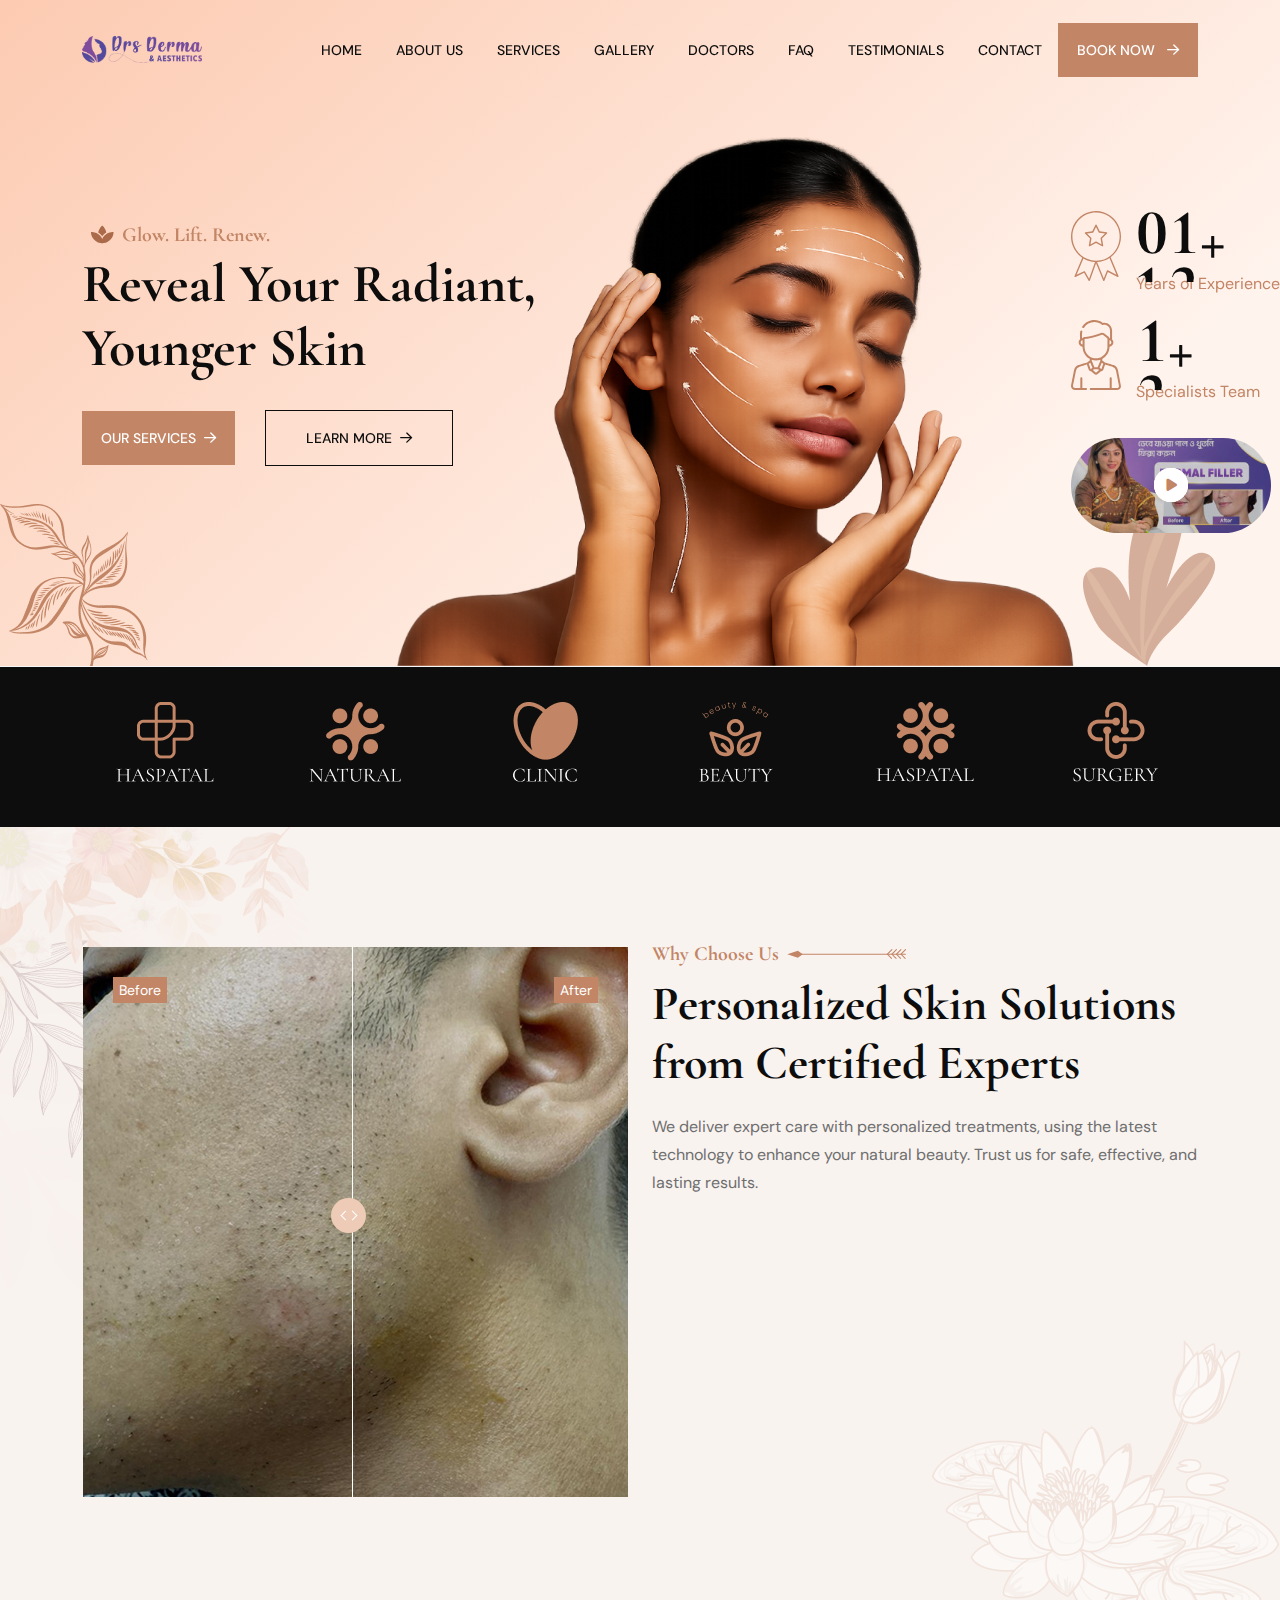
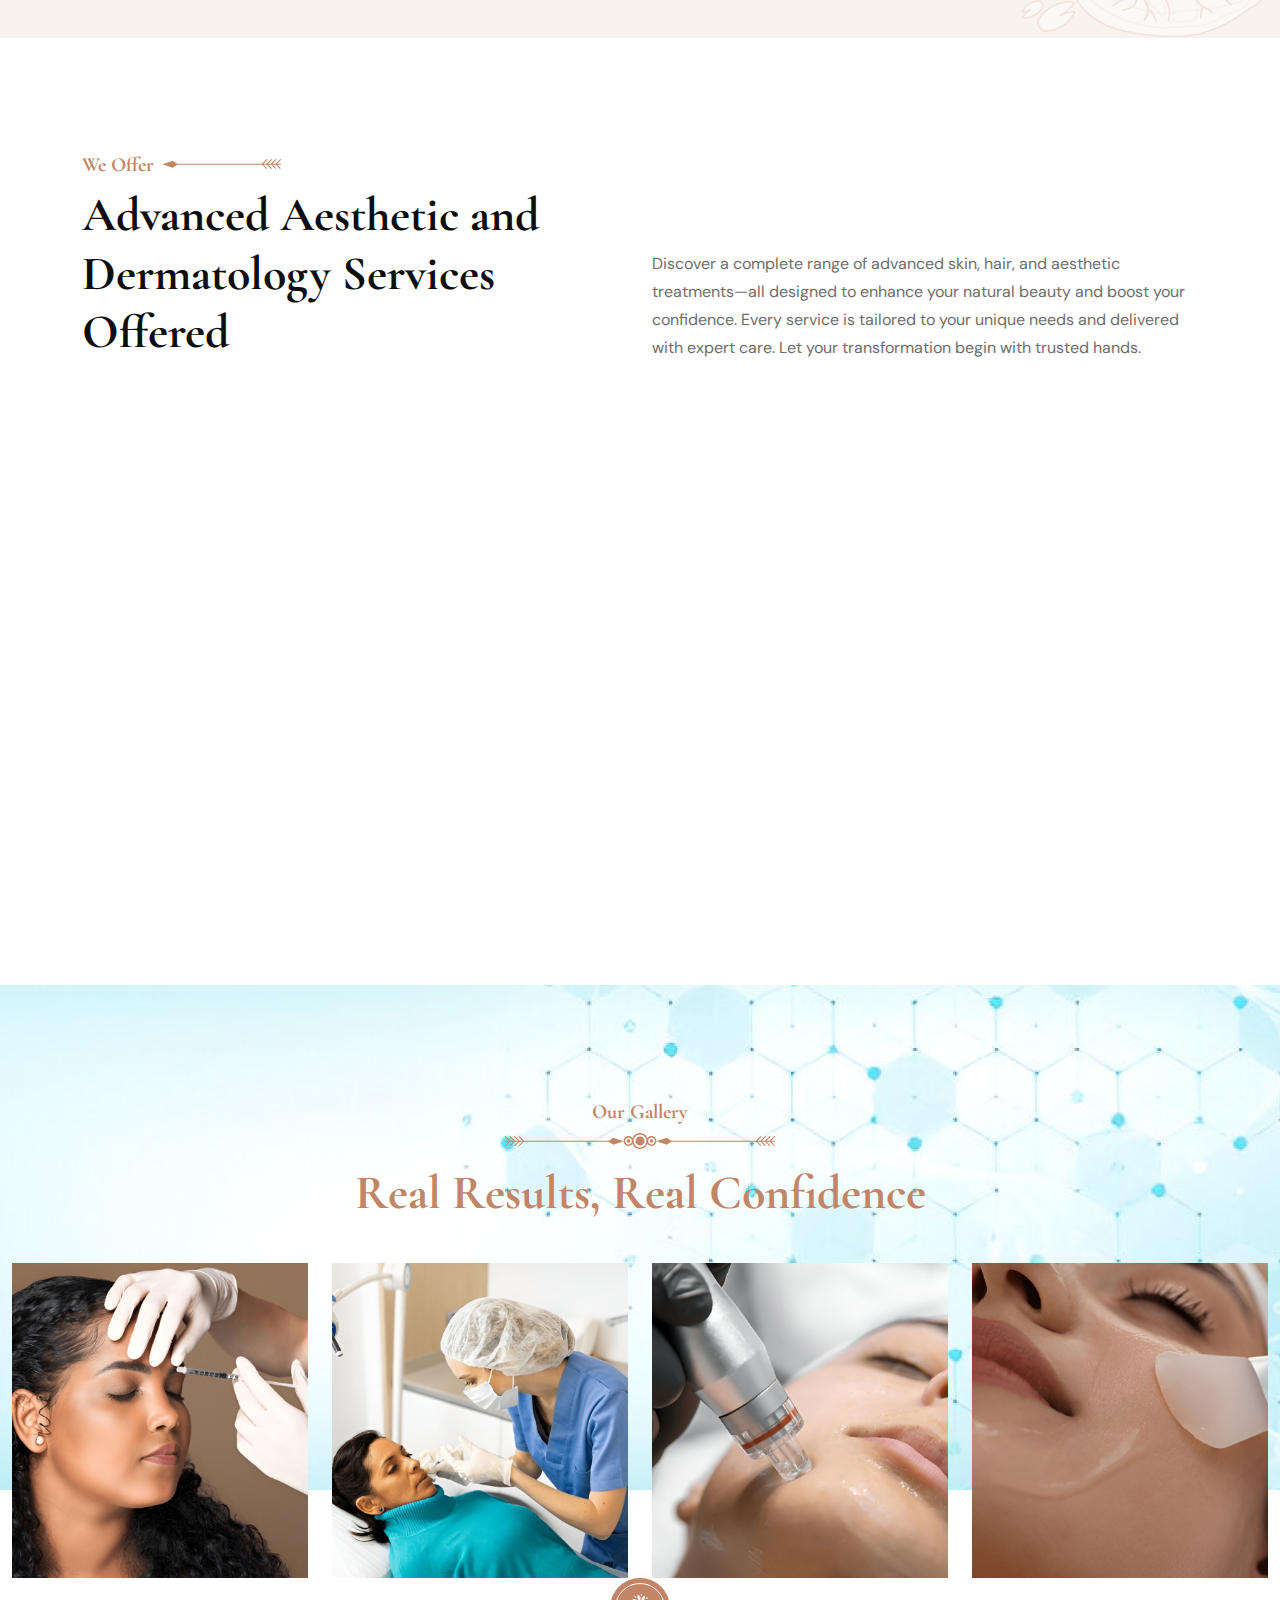
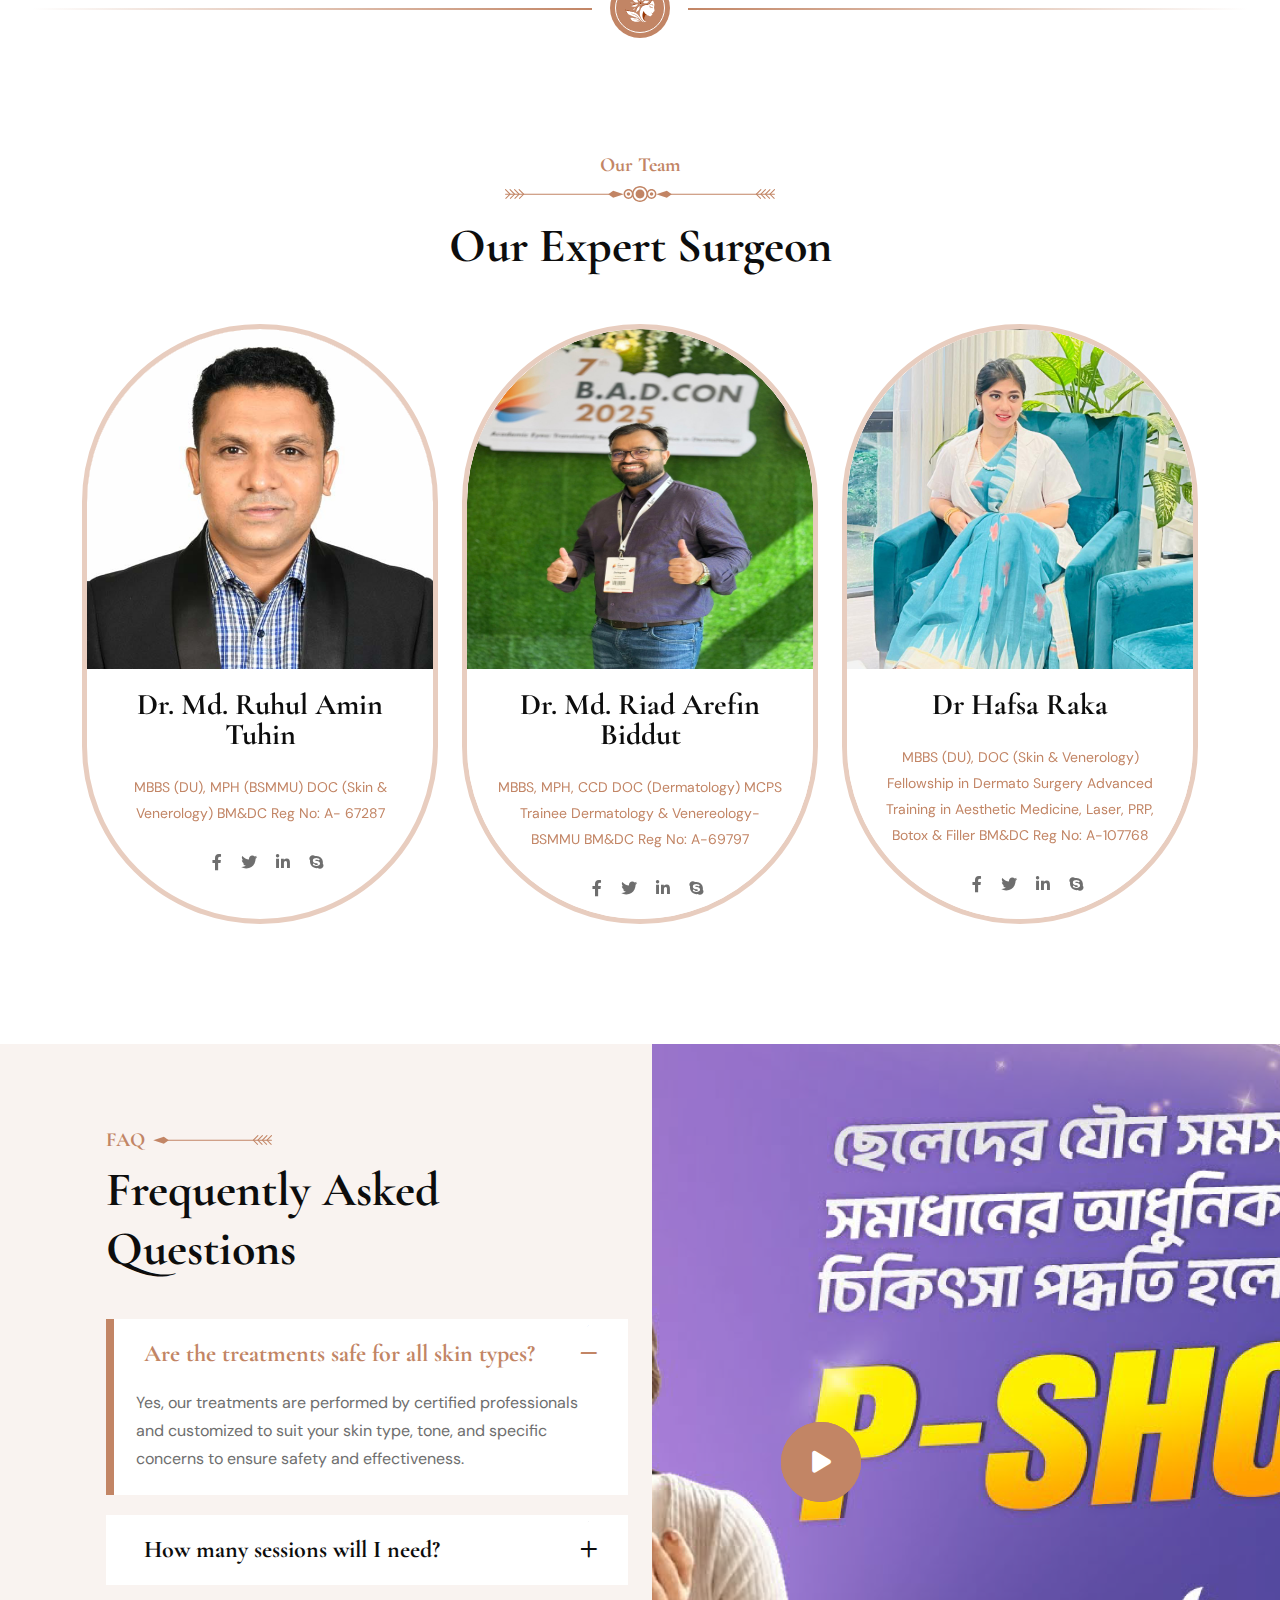
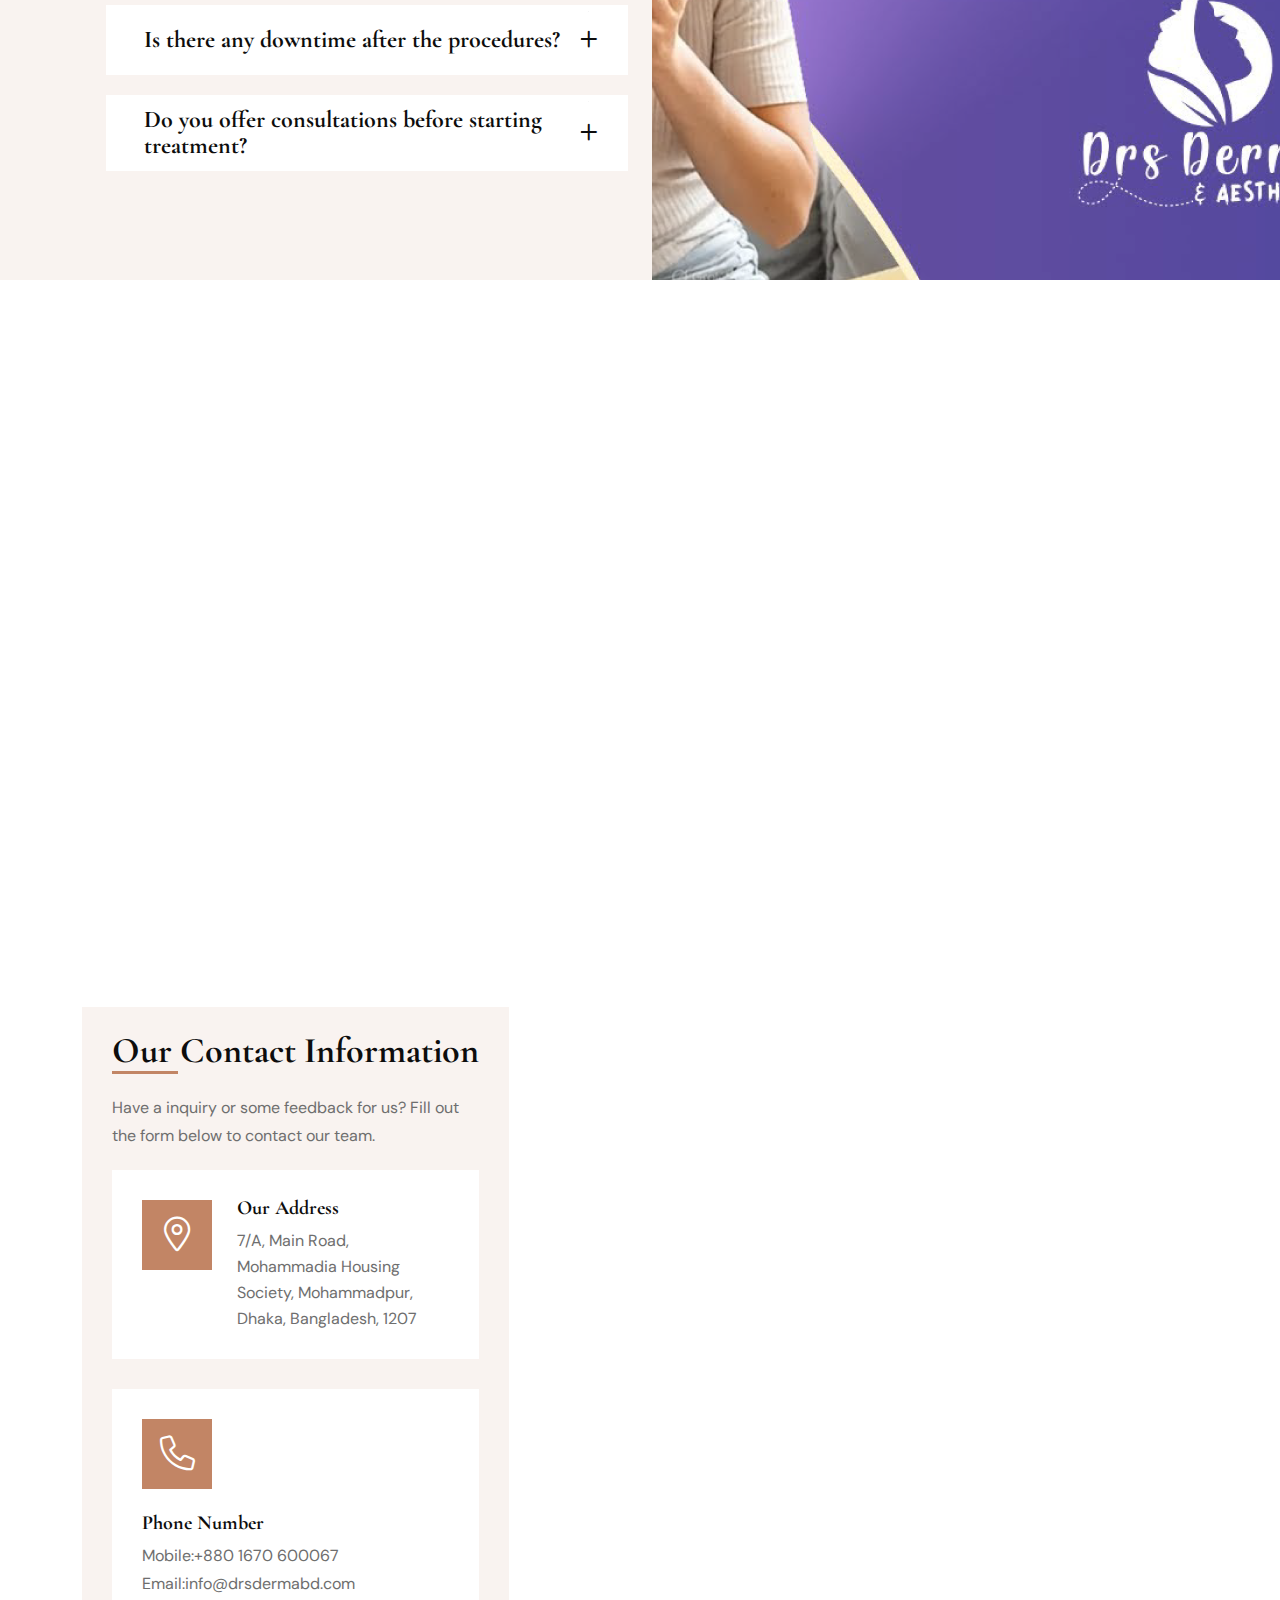
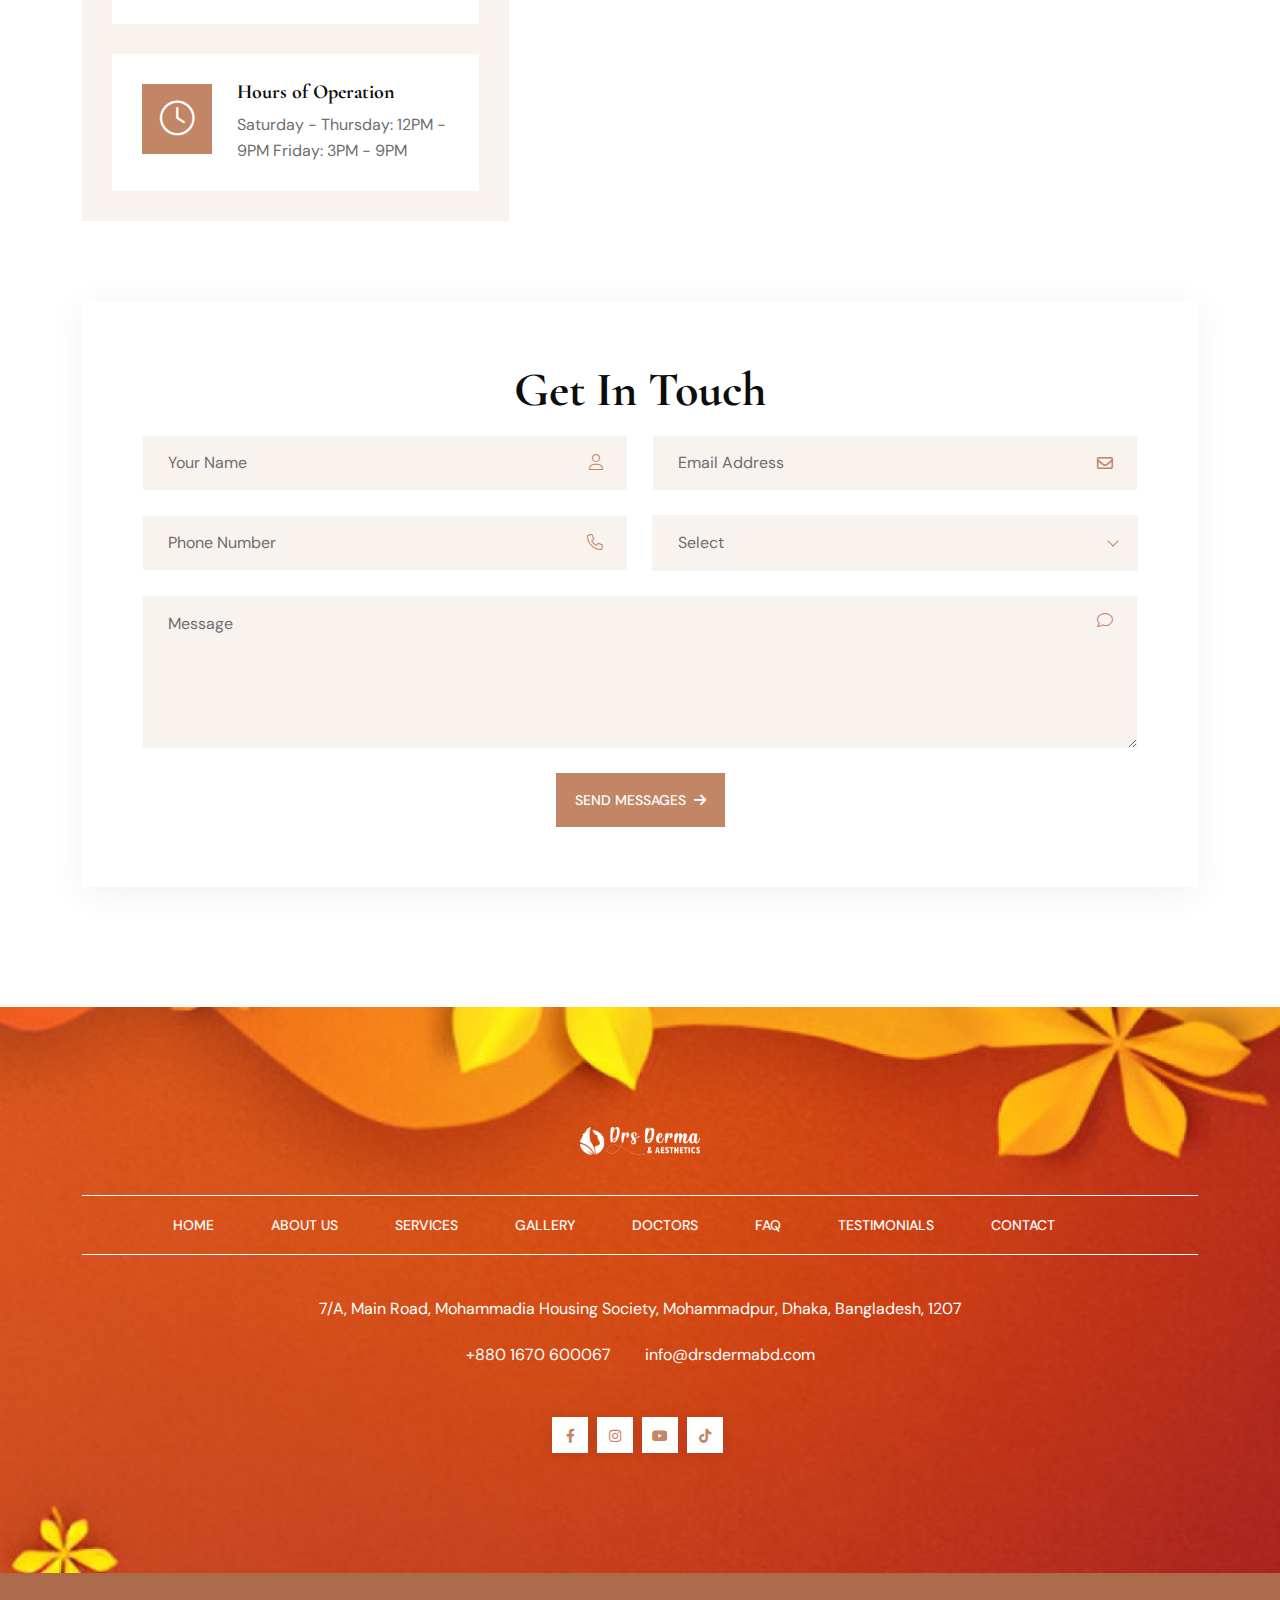
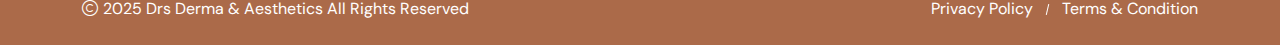
<file: index.html>
<!DOCTYPE html>
<html class="no-js" lang="en">
  <head>
    <!-- Google Tag Manager -->
    <script>
      (function (w, d, s, l, i) {
        w[l] = w[l] || [];
        w[l].push({ "gtm.start": new Date().getTime(), event: "gtm.js" });
        var f = d.getElementsByTagName(s)[0],
          j = d.createElement(s),
          dl = l != "dataLayer" ? "&l=" + l : "";
        j.async = true;
        j.src = "https://www.googletagmanager.com/gtm.js?id=" + i + dl;
        f.parentNode.insertBefore(j, f);
      })(window, document, "script", "dataLayer", "GTM-TJTCZ825");
    </script>
    <!-- End Google Tag Manager -->

    <meta charset="utf-8" />
    <meta http-equiv="x-ua-compatible" content="ie=edge" />
    <title>Home | Drs Derma & Aesthetics</title>
    <meta name="author" content="Drs Derma" />
    <meta
      name="description"
      content="Trusted center for Skin,Hair&Sexual health.We provide all skin treatment and procedure meticulously"
    />
    <meta
      name="keywords"
      content="Trusted center for Skin,Hair&Sexual health.We provide all skin treatment and procedure meticulously"
    />
    <meta name="robots" content="INDEX,FOLLOW" />

    <!-- Mobile Specific Metas -->
    <meta
      name="viewport"
      content="width=device-width, initial-scale=1, shrink-to-fit=no"
    />

    <!-- Favicons - Place favicon.ico in the root directory -->
    <link
      rel="apple-touch-icon"
      sizes="57x57"
      href="assets/img/favicons/apple-icon-57x57.png"
    />
    <link
      rel="apple-touch-icon"
      sizes="60x60"
      href="assets/img/favicons/apple-icon-60x60.png"
    />
    <link
      rel="apple-touch-icon"
      sizes="72x72"
      href="assets/img/favicons/apple-icon-72x72.png"
    />
    <link
      rel="apple-touch-icon"
      sizes="76x76"
      href="assets/img/favicons/apple-icon-76x76.png"
    />
    <link
      rel="apple-touch-icon"
      sizes="114x114"
      href="assets/img/favicons/apple-icon-114x114.png"
    />
    <link
      rel="apple-touch-icon"
      sizes="120x120"
      href="assets/img/favicons/apple-icon-120x120.png"
    />
    <link
      rel="apple-touch-icon"
      sizes="144x144"
      href="assets/img/favicons/apple-icon-144x144.png"
    />
    <link
      rel="apple-touch-icon"
      sizes="152x152"
      href="assets/img/favicons/apple-icon-152x152.png"
    />
    <link
      rel="apple-touch-icon"
      sizes="180x180"
      href="assets/img/favicons/apple-icon-180x180.png"
    />
    <link
      rel="icon"
      type="image/png"
      sizes="192x192"
      href="assets/img/favicons/android-icon-192x192.png"
    />
    <link
      rel="icon"
      type="image/png"
      sizes="32x32"
      href="assets/img/favicons/favicon-32x32.png"
    />
    <link
      rel="icon"
      type="image/png"
      sizes="96x96"
      href="assets/img/favicons/favicon-96x96.png"
    />
    <link
      rel="icon"
      type="image/png"
      sizes="16x16"
      href="assets/img/favicons/favicon-16x16.png"
    />
    <link rel="manifest" href="assets/img/favicons/manifest.json" />
    <meta name="msapplication-TileColor" content="#ffffff" />
    <meta
      name="msapplication-TileImage"
      content="assets/img/favicons/ms-icon-144x144.png"
    />
    <meta name="theme-color" content="#ffffff" />

    <!--==============================
	  Google Fonts
	============================== -->
    <link rel="preconnect" href="https://fonts.googleapis.com" />
    <link rel="preconnect" href="https://fonts.gstatic.com" crossorigin />
    <link
      href="https://fonts.googleapis.com/css2?family=Cormorant+Garamond:wght@400;500;600;700&family=DM+Sans:wght@400;500;700&display=swap"
      rel="stylesheet"
    />

    <!--==============================
	    All CSS File
	============================== -->
    <!-- Bootstrap -->
    <link rel="stylesheet" href="assets/css/bootstrap.min.css" />
    <!-- Fontawesome Icon -->
    <link rel="stylesheet" href="assets/css/fontawesome.min.css" />
    <!-- Magnific Popup -->
    <link rel="stylesheet" href="assets/css/magnific-popup.min.css" />
    <!-- Slick Slider -->
    <link rel="stylesheet" href="assets/css/slick.min.css" />
    <!-- odometer -->
    <link rel="stylesheet" href="assets/css/odometer-theme-default.css" />
    <!-- flipster -->
    <link rel="stylesheet" href="assets/css/jquery.flipster.min.css" />
    <!-- datetimepicker -->
    <link rel="stylesheet" href="assets/css/jquery.datetimepicker.min.css" />
    <!-- Theme Custom CSS -->
    <link rel="stylesheet" href="assets/css/style.css" />
  </head>

  <body>
    <!-- Google Tag Manager (noscript) -->
    <noscript
      ><iframe
        src="https://www.googletagmanager.com/ns.html?id=GTM-TJTCZ825"
        height="0"
        width="0"
        style="display: none; visibility: hidden"
      ></iframe
    ></noscript>
    <!-- End Google Tag Manager (noscript) -->

    <!--********************************
   		Code Start From Here 
	******************************** -->
    <!--==============================
     Preloader
==============================-->
    <div class="preloader">
      <!-- <button class="th-btn style3 preloaderCls">Cancel Preloader</button> -->
      <div class="preloader-inner">
        <img
          style="width: 150px"
          src="assets/img/logo-white.png"
          alt="drs logo"
        />
        <span class="loader"></span>
      </div>
    </div>

    <!--==============================
    Mobile Menu
============================== -->
    <div class="th-menu-wrapper">
      <div class="th-menu-area">
        <div class="mobile-logo">
          <a class="menu-class" href="https://drsdermabd.com/"
            ><img style="width: 80px" src="assets/img/logo.png" alt="Drs Derma"
          /></a>
          <div class="close-menu">
            <button class="th-menu-toggle"><i class="fal fa-times"></i></button>
          </div>
        </div>
        <div class="th-mobile-menu">
          <ul>
            <li>
              <a class="menu-class" href="https://drsdermabd.com/">Home</a>
            </li>
            <li><a class="menu-class" href="#about-sec">About Us</a></li>
            <li><a class="menu-class" href="#service-sec">Services</a></li>
            <li><a class="menu-class" href="#gallery-sec">Gallery</a></li>
            <li><a class="menu-class" href="#surgeon-sec">Doctors</a></li>
            <li><a class="menu-class" href="#faq-sec">FAQ</a></li>
            <li>
              <a class="menu-class" href="#testimonial-sec">Testimonials</a>
            </li>
            <li><a class="menu-class" href="#contact-sec">Contact</a></li>
          </ul>
        </div>
      </div>
    </div>

    <!--==============================
	Header Area
==============================-->
    <header class="th-header header-layout7 header-absolute onepage-nav">
      <div class="sticky-wrapper">
        <!-- Main Menu Area -->
        <div class="menu-area">
          <div class="container">
            <div class="row align-items-center justify-content-between">
              <div class="col-auto">
                <div class="">
                  <a class="w-25 h-auto" href="https://drsdermabd.com/">
                    <img
                      style="width: 120px"
                      src="assets/img/logo.png"
                      alt="Drs Derma"
                    />
                  </a>
                </div>
              </div>
              <div class="col-auto d-flex gap-3">
                <nav class="main-menu d-none d-lg-inline-block">
                  <ul>
                    <li><a href="https://drsdermabd.com/">Home</a></li>
                    <li><a href="#about-sec">About Us</a></li>
                    <li><a href="#service-sec">Services</a></li>
                    <li><a href="#gallery-sec">Gallery</a></li>
                    <li><a href="#surgeon-sec">Doctors</a></li>
                    <li><a href="#faq-sec">FAQ</a></li>
                    <li><a href="#testimonial-sec">Testimonials</a></li>
                    <li><a href="#contact-sec">Contact</a></li>
                  </ul>
                </nav>
                <div class="d-flex align-items-center gap-3">
                  <a href="#get-in-touch" class="th-btn"
                    >Book Now <i class="fa-regular fa-arrow-right ms-2"></i
                  ></a>
                  <button class="th-menu-toggle d-inline-block d-lg-none">
                    <i class="far fa-bars"></i>
                  </button>
                </div>
              </div>
            </div>
          </div>
        </div>
      </div>
    </header>

    <!--==============================
Hero Area
==============================-->
    <section class="th-hero-wrapper hero-7" id="hero">
      <div class="hero-wrapper">
        <div class="counter-content style5">
          <div class="th-counterup wow fadeInUp">
            <div class="inner">
              <div class="th-icon">
                <img src="assets/img/update_4/icon/counter_1_1.svg" alt="" />
              </div>
              <div class="content">
                <h3 class="counter">
                  <span class="odometer" data-count="12">01</span>
                  <span class="counter-number">+</span>
                </h3>
                <p class="counter-card_text">Years of Experience</p>
              </div>
            </div>
          </div>
          <div class="th-counterup wow fadeInUp">
            <div class="inner">
              <div class="th-icon">
                <img src="assets/img/update_4/icon/counter_1_2.svg" alt="" />
              </div>
              <div class="content">
                <h3 class="counter">
                  <span class="odometer" data-count="04">01</span>
                  <span class="counter-number">+</span>
                </h3>
                <p class="counter-card_text">Specialists Team</p>
              </div>
            </div>
          </div>
        </div>
        <div class="hero-video style2" data-overlay="title" data-opacity="2">
          <img src="assets/img/update_4/normal/video_1.jpg" alt="video" />
          <a
            href="https://www.youtube.com/watch?v=1w3cTwUJ7g0"
            class="play-btn popup-video"
            ><i class="fa-sharp fa-solid fa-play"></i
          ></a>
        </div>
      </div>
      <div
        class="hero-slider-7 th-carousel number-dots"
        data-fade="true"
        data-slide-show="1"
        data-md-slide-show="1"
        data-dots="true"
        data-xl-dots="true"
        data-ml-dots="true"
        data-lg-dots="true"
      >
        <div class="th-hero-slide">
          <div class="container">
            <div class="row align-items-end">
              <div class="col-lg-4">
                <div class="hero-style7">
                  <span
                    class="sub-title"
                    data-ani="slideindown"
                    data-ani-delay="0.2s"
                    ><img
                      src="assets/img/theme-img/title_left.svg"
                      alt="shape"
                    />Glow. Lift. Renew.</span
                  >
                  <h1
                    class="hero-title"
                    data-ani="slideindown"
                    data-ani-delay="0.3s"
                  >
                    Reveal Your Radiant, Younger Skin
                  </h1>
                  <div
                    class="btn-group justify-content-center justify-content-lg-start"
                    data-ani="slideindown"
                    data-ani-delay="0.4s"
                  >
                    <a href="#service-sec" class="th-btn"
                      >Our Services<i class="fa-regular fa-arrow-right ms-2"></i
                    ></a>
                    <a href="#contact-sec" class="th-btn style6"
                      >Learn More<i class="fa-regular fa-arrow-right ms-2"></i
                    ></a>
                  </div>
                </div>
              </div>
              <div class="col-lg-4">
                <div
                  class="th-hero-img"
                  data-ani="slideinup"
                  data-ani-delay="0.1s"
                >
                  <img src="assets/img/update_4/hero/hero_bg_1_1.png" alt="" />
                  <div
                    class="hero-shape_1"
                    data-ani="slideinup"
                    data-ani-delay="0.4s"
                  >
                    <img
                      src="assets/img/update_4/shape/flower_1_1.png"
                      alt=""
                    />
                  </div>
                  <div
                    class="hero-shape_2"
                    data-ani="slideinup"
                    data-ani-delay="0.5s"
                  >
                    <img
                      src="assets/img/update_4/shape/flower_1_2.png"
                      alt=""
                    />
                  </div>
                </div>
              </div>
            </div>
          </div>
        </div>
        <div class="th-hero-slide">
          <div class="container">
            <div class="row align-items-end">
              <div class="col-lg-4">
                <div class="hero-style7">
                  <span
                    class="sub-title"
                    data-ani="slideindown"
                    data-ani-delay="0.2s"
                    ><img
                      src="assets/img/theme-img/title_left.svg"
                      alt="shape"
                    />Revive. Restore. Rebuild.</span
                  >
                  <h1
                    class="hero-title"
                    data-ani="slideindown"
                    data-ani-delay="0.3s"
                  >
                    Restore Beauty From Within Naturally
                  </h1>
                  <div
                    class="btn-group justify-content-center justify-content-lg-start"
                    data-ani="slideindown"
                    data-ani-delay="0.4s"
                  >
                    <a href="#service-sec" class="th-btn"
                      >Our Services<i class="fa-regular fa-arrow-right ms-2"></i
                    ></a>
                    <a href="#contact-sec" class="th-btn style6"
                      >Learn More<i class="fa-regular fa-arrow-right ms-2"></i
                    ></a>
                  </div>
                </div>
              </div>
              <div class="col-lg-4">
                <div
                  class="th-hero-img"
                  data-ani="slideinup"
                  data-ani-delay="0.1s"
                >
                  <img src="assets/img/update_4/hero/hero_bg_1_2.png" alt="" />
                  <div
                    class="hero-shape_1"
                    data-ani="slideinup"
                    data-ani-delay="0.4s"
                  >
                    <img
                      src="assets/img/update_4/shape/flower_1_1.png"
                      alt=""
                    />
                  </div>
                  <div
                    class="hero-shape_2"
                    data-ani="slideinup"
                    data-ani-delay="0.5s"
                  >
                    <img
                      src="assets/img/update_4/shape/flower_1_2.png"
                      alt=""
                    />
                  </div>
                </div>
              </div>
            </div>
          </div>
        </div>
        <div class="th-hero-slide">
          <div class="container">
            <div class="row align-items-end">
              <div class="col-lg-4">
                <div class="hero-style7">
                  <span
                    class="sub-title"
                    data-ani="slideindown"
                    data-ani-delay="0.2s"
                    ><img
                      src="assets/img/theme-img/title_left.svg"
                      alt="shape"
                    />Care. Clarity. Confidence.</span
                  >
                  <h1
                    class="hero-title"
                    data-ani="slideindown"
                    data-ani-delay="0.3s"
                  >
                    Advanced Solutions for Healthier Skin
                  </h1>
                  <div
                    class="btn-group justify-content-center justify-content-lg-start"
                    data-ani="slideindown"
                    data-ani-delay="0.4s"
                  >
                    <a href="#service-sec" class="th-btn"
                      >Our Services<i class="fa-regular fa-arrow-right ms-2"></i
                    ></a>
                    <a href="#contact-sec" class="th-btn style6"
                      >Learn More<i class="fa-regular fa-arrow-right ms-2"></i
                    ></a>
                  </div>
                </div>
              </div>
              <div class="col-lg-4">
                <div
                  class="th-hero-img"
                  data-ani="slideinup"
                  data-ani-delay="0.1s"
                >
                  <img src="assets/img/update_4/hero/hero_bg_1_3.png" alt="" />
                  <div
                    class="hero-shape_1"
                    data-ani="slideinup"
                    data-ani-delay="0.4s"
                  >
                    <img
                      src="assets/img/update_4/shape/flower_1_1.png"
                      alt=""
                    />
                  </div>
                  <div
                    class="hero-shape_2"
                    data-ani="slideinup"
                    data-ani-delay="0.5s"
                  >
                    <img
                      src="assets/img/update_4/shape/flower_1_2.png"
                      alt=""
                    />
                  </div>
                </div>
              </div>
            </div>
          </div>
        </div>
      </div>

      <div
        class="shape-mockup movingX d-none d-xl-block"
        data-bottom="0%"
        data-left="0%"
      >
        <img src="assets/img/update_4/shape/leaves_1_1.png" alt="shape" />
      </div>
      <div
        class="shape-mockup movingX d-none d-xl-block"
        data-bottom="0%"
        data-right="5%"
      >
        <img src="assets/img/update_4/shape/leaves_1_2.png" alt="shape" />
      </div>
    </section>

    <!--======== / Hero Section ========-->

    <!--==============================
Brand Area  
==============================-->
    <div class="brand-area style2 overflow-hidden">
      <div class="container">
        <div
          class="row th-carousel"
          id="brandSlide1"
          data-slide-show="6"
          data-lg-slide-show="4"
          data-md-slide-show="3"
          data-sm-slide-show="3"
          data-xs-slide-show="1"
        >
          <div class="col-auto">
            <div class="brand-box wow fadeInRight">
              <a href="">
                <img
                  class="original"
                  src="assets/img/update_3/brand/brand_1_1.png"
                  alt="Brand Logo"
                />
                <img
                  class="gray"
                  src="assets/img/update_3/brand/brand_1_1.png"
                  alt="Brand Logo"
                />
              </a>
            </div>
          </div>
          <div class="col-auto">
            <div class="brand-box wow fadeInRight">
              <a href="">
                <img
                  class="original"
                  src="assets/img/update_3/brand/brand_1_2.png"
                  alt="Brand Logo"
                />
                <img
                  class="gray"
                  src="assets/img/update_3/brand/brand_1_2.png"
                  alt="Brand Logo"
                />
              </a>
            </div>
          </div>
          <div class="col-auto">
            <div class="brand-box wow fadeInRight">
              <a href="">
                <img
                  class="original"
                  src="assets/img/update_3/brand/brand_1_3.png"
                  alt="Brand Logo"
                />
                <img
                  class="gray"
                  src="assets/img/update_3/brand/brand_1_3.png"
                  alt="Brand Logo"
                />
              </a>
            </div>
          </div>
          <div class="col-auto">
            <div class="brand-box wow fadeInRight">
              <a href="">
                <img
                  class="original"
                  src="assets/img/update_3/brand/brand_1_4.png"
                  alt="Brand Logo"
                />
                <img
                  class="gray"
                  src="assets/img/update_3/brand/brand_1_4.png"
                  alt="Brand Logo"
                />
              </a>
            </div>
          </div>
          <div class="col-auto">
            <div class="brand-box wow fadeInRight">
              <a href="">
                <img
                  class="original"
                  src="assets/img/update_3/brand/brand_1_5.png"
                  alt="Brand Logo"
                />
                <img
                  class="gray"
                  src="assets/img/update_3/brand/brand_1_5.png"
                  alt="Brand Logo"
                />
              </a>
            </div>
          </div>
          <div class="col-auto">
            <div class="brand-box wow fadeInRight">
              <a href="">
                <img
                  class="original"
                  src="assets/img/update_3/brand/brand_1_6.png"
                  alt="Brand Logo"
                />
                <img
                  class="gray"
                  src="assets/img/update_3/brand/brand_1_6.png"
                  alt="Brand Logo"
                />
              </a>
            </div>
          </div>
          <div class="col-auto">
            <div class="brand-box wow fadeInRight">
              <a href="">
                <img
                  class="original"
                  src="assets/img/update_3/brand/brand_1_1.png"
                  alt="Brand Logo"
                />
                <img
                  class="gray"
                  src="assets/img/update_3/brand/brand_1_1.png"
                  alt="Brand Logo"
                />
              </a>
            </div>
          </div>
        </div>
      </div>
    </div>

    <!--==============================
About Area  
==============================-->
    <div
      class="position-relative bg-smoke overflow-hidden space"
      id="about-sec"
    >
      <div class="container">
        <div class="row">
          <div class="col-xl-6">
            <div class="choose-slide-image style3">
              <div
                class="img background-img"
                data-bg-src="assets/img/update_3/normal/choose_1.jpg"
              ></div>
              <div
                class="img foreground-img"
                data-bg-src="assets/img/update_3/normal/choose_2.jpg"
              ></div>
              <input
                type="range"
                min="1"
                max="100"
                value="50"
                class="slider"
                name="slider"
                id="slider"
              />
              <div class="slider-button"></div>
            </div>
          </div>
          <div class="col-xl-6">
            <div class="title-area mb-30">
              <span class="sub-title"
                >Why Choose Us<img
                  src="assets/img/theme-img/title_right.svg"
                  alt=""
              /></span>
              <h2 class="sec-title mb-20">
                Personalized Skin Solutions from Certified Experts
              </h2>
              <p>
                We deliver expert care with personalized treatments, using the
                latest technology to enhance your natural beauty. Trust us for
                safe, effective, and lasting results.
              </p>
            </div>
            <div class="choose-about-wrap">
              <div class="choose-about style2 wow fadeInUp">
                <div class="choose-about_icon">
                  <img
                    src="assets/img/update_3/icon/choose_1.svg"
                    alt="image"
                  />
                </div>
                <div class="media-body">
                  <h3 class="box-title">Certified Sergion</h3>
                  <p class="choose-about_text">
                    Our treatments are performed by fully certified surgeons,
                    ensuring the highest standards of safety and quality.
                  </p>
                </div>
              </div>
              <div class="choose-about style2 wow fadeInUp">
                <div class="choose-about_icon">
                  <img
                    src="assets/img/update_3/icon/choose_2.svg"
                    alt="image"
                  />
                </div>
                <div class="media-body">
                  <h3 class="box-title">12 years Experienced</h3>
                  <p class="choose-about_text">
                    With over 12 years of expertise, we bring proven skills and
                    deep knowledge to every procedure.
                  </p>
                </div>
              </div>
              <div class="choose-about style2 wow fadeInUp">
                <div class="choose-about_icon">
                  <img
                    src="assets/img/update_3/icon/choose_3.svg"
                    alt="image"
                  />
                </div>
                <div class="media-body">
                  <h3 class="box-title">Special Support</h3>
                  <p class="choose-about_text">
                    We provide personalized care and dedicated support to guide
                    you through every step of your journey.
                  </p>
                </div>
              </div>
            </div>
          </div>
        </div>
      </div>
      <div
        class="shape-mockup movingX d-none d-xl-block"
        data-top="0%"
        data-left="-3%"
      >
        <img src="assets/img/update_3/shape/flower_1_7.png" alt="shape" />
      </div>
      <div
        class="shape-mockup d-none d-xl-block"
        data-bottom="0%"
        data-right="0%"
      >
        <img src="assets/img/update_3/shape/flower_1_8.png" alt="shape" />
      </div>
    </div>

    <!--==============================
service Area   
==============================-->
    <div class="position-relative overflow-hidden space" id="service-sec">
      <div class="container">
        <div class="row align-items-end">
          <div class="col-lg-6">
            <div class="title-area">
              <span class="sub-title"
                >We Offer<img src="assets/img/theme-img/title_right.svg" alt=""
              /></span>
              <h2 class="sec-title">
                Advanced Aesthetic and Dermatology Services Offered
              </h2>
            </div>
          </div>
          <div class="col-lg-6">
            <div class="title-area">
              <p class="mb-0">
                Discover a complete range of advanced skin, hair, and aesthetic
                treatments—all designed to enhance your natural beauty and boost
                your confidence. Every service is tailored to your unique needs
                and delivered with expert care. Let your transformation begin
                with trusted hands.
              </p>
            </div>
          </div>
        </div>
        <div
          class="row slider-shadow th-carousel"
          id="serviceSlide7"
          data-slide-show="3"
          data-lg-slide-show="3"
          data-md-slide-show="2"
          data-sm-slide-show="1"
          data-arrows="true"
        >
          <div class="col-md-6 col-lg-4">
            <div class="service-item style3 wow fadeInUp">
              <div class="service-item_img global-img">
                <img
                  src="assets/img/update_4/service/botox.jpg"
                  alt="Botox Treatment"
                />
              </div>
              <div class="service-item_content">
                <div class="service-item_icon">
                  <img src="assets/img/update_4/icon/service_1_1.svg" alt="" />
                </div>
                <h3 class="box-title">Botox Treatment</h3>
                <p class="service-item_text">
                  Smooth fine lines and reduce wrinkles for a youthful look.
                </p>
                <a href="#contact-sec" class="line-btn"
                  >Learn more<i class="fa-solid fa-arrow-right ms-2"></i
                ></a>
              </div>
              <div class="service-shape style1">
                <img src="assets/img/update_4/shape/leaves_1_8.png" alt="" />
              </div>
              <div class="service-shape style2">
                <img src="assets/img/update_4/shape/leaves_1_9.png" alt="" />
              </div>
            </div>
          </div>

          <div class="col-md-6 col-lg-4">
            <div class="service-item style3 wow fadeInUp">
              <div class="service-item_img global-img">
                <img
                  src="assets/img/update_4/service/filler.jpg"
                  alt="Filler Treatments"
                />
              </div>
              <div class="service-item_content">
                <div class="service-item_icon">
                  <img src="assets/img/update_4/icon/service_1_2.svg" alt="" />
                </div>
                <h3 class="box-title">Filler Treatments</h3>
                <p class="service-item_text">
                  Restore volume and contour facial features instantly.
                </p>
                <a href="#contact-sec" class="line-btn"
                  >Learn more<i class="fa-solid fa-arrow-right ms-2"></i
                ></a>
              </div>
              <div class="service-shape style1">
                <img src="assets/img/update_4/shape/leaves_1_8.png" alt="" />
              </div>
              <div class="service-shape style2">
                <img src="assets/img/update_4/shape/leaves_1_9.png" alt="" />
              </div>
            </div>
          </div>

          <div class="col-md-6 col-lg-4">
            <div class="service-item style3 wow fadeInUp">
              <div class="service-item_img global-img">
                <img
                  src="assets/img/update_4/service/hydra.jpg"
                  alt="Hydra Facial"
                />
              </div>
              <div class="service-item_content">
                <div class="service-item_icon">
                  <img src="assets/img/update_4/icon/service_1_3.svg" alt="" />
                </div>
                <h3 class="box-title">Hydra Facial</h3>
                <p class="service-item_text">
                  Deeply cleanse, hydrate, and refresh your skin.
                </p>
                <a href="#contact-sec" class="line-btn"
                  >Learn more<i class="fa-solid fa-arrow-right ms-2"></i
                ></a>
              </div>
              <div class="service-shape style1">
                <img src="assets/img/update_4/shape/leaves_1_8.png" alt="" />
              </div>
              <div class="service-shape style2">
                <img src="assets/img/update_4/shape/leaves_1_9.png" alt="" />
              </div>
            </div>
          </div>

          <div class="col-md-6 col-lg-4">
            <div class="service-item style3 wow fadeInUp">
              <div class="service-item_img global-img">
                <img
                  src="assets/img/update_4/service/chemical.jpg"
                  alt="Chemical Peel"
                />
              </div>
              <div class="service-item_content">
                <div class="service-item_icon">
                  <img src="assets/img/update_4/icon/service_1_4.svg" alt="" />
                </div>
                <h3 class="box-title">Chemical Peel</h3>
                <p class="service-item_text">
                  Exfoliate dead skin and improve skin texture and tone.
                </p>
                <a href="#contact-sec" class="line-btn"
                  >Learn more<i class="fa-solid fa-arrow-right ms-2"></i
                ></a>
              </div>
              <div class="service-shape style1">
                <img src="assets/img/update_4/shape/leaves_1_8.png" alt="" />
              </div>
              <div class="service-shape style2">
                <img src="assets/img/update_4/shape/leaves_1_9.png" alt="" />
              </div>
            </div>
          </div>

          <div class="col-md-6 col-lg-4">
            <div class="service-item style3 wow fadeInUp">
              <div class="service-item_img global-img">
                <img
                  src="assets/img/update_4/service/carbon.jpg"
                  alt="Carbon Peel"
                />
              </div>
              <div class="service-item_content">
                <div class="service-item_icon">
                  <img src="assets/img/update_4/icon/service_1_4.svg" alt="" />
                </div>
                <h3 class="box-title">Carbon Peel</h3>
                <p class="service-item_text">
                  Deep-clean pores, reduce acne, and enhance radiance.
                </p>
                <a href="#contact-sec" class="line-btn"
                  >Learn more<i class="fa-solid fa-arrow-right ms-2"></i
                ></a>
              </div>
              <div class="service-shape style1">
                <img src="assets/img/update_4/shape/leaves_1_8.png" alt="" />
              </div>
              <div class="service-shape style2">
                <img src="assets/img/update_4/shape/leaves_1_9.png" alt="" />
              </div>
            </div>
          </div>

          <div class="col-md-6 col-lg-4">
            <div class="service-item style3 wow fadeInUp">
              <div class="service-item_img global-img">
                <img
                  src="assets/img/update_4/service/hifu.jpg"
                  alt="HIFU Treatment"
                />
              </div>
              <div class="service-item_content">
                <div class="service-item_icon">
                  <img src="assets/img/update_4/icon/service_1_4.svg" alt="" />
                </div>
                <h3 class="box-title">HIFU Treatment</h3>
                <p class="service-item_text">
                  Non-surgical skin tightening for lifted, firmer skin.
                </p>
                <a href="#contact-sec" class="line-btn"
                  >Learn more<i class="fa-solid fa-arrow-right ms-2"></i
                ></a>
              </div>
              <div class="service-shape style1">
                <img src="assets/img/update_4/shape/leaves_1_8.png" alt="" />
              </div>
              <div class="service-shape style2">
                <img src="assets/img/update_4/shape/leaves_1_9.png" alt="" />
              </div>
            </div>
          </div>

          <div class="col-md-6 col-lg-4">
            <div class="service-item style3 wow fadeInUp">
              <div class="service-item_img global-img">
                <img
                  src="assets/img/update_4/service/aging.jpg"
                  alt="Anti-Aging"
                />
              </div>
              <div class="service-item_content">
                <div class="service-item_icon">
                  <img src="assets/img/update_4/icon/service_1_4.svg" alt="" />
                </div>
                <h3 class="box-title">Anti-Aging</h3>
                <p class="service-item_text">
                  Target wrinkles, sagging, and skin aging signs effectively.
                </p>
                <a href="#contact-sec" class="line-btn"
                  >Learn more<i class="fa-solid fa-arrow-right ms-2"></i
                ></a>
              </div>
              <div class="service-shape style1">
                <img src="assets/img/update_4/shape/leaves_1_8.png" alt="" />
              </div>
              <div class="service-shape style2">
                <img src="assets/img/update_4/shape/leaves_1_9.png" alt="" />
              </div>
            </div>
          </div>

          <div class="col-md-6 col-lg-4">
            <div class="service-item style3 wow fadeInUp">
              <div class="service-item_img global-img">
                <img
                  src="assets/img/update_4/service/prp.jpg"
                  alt="PRP Therapy"
                />
              </div>
              <div class="service-item_content">
                <div class="service-item_icon">
                  <img src="assets/img/update_4/icon/service_1_4.svg" alt="" />
                </div>
                <h3 class="box-title">PRP Therapy</h3>
                <p class="service-item_text">
                  Stimulate natural healing using your body’s own platelets.
                </p>
                <a href="#contact-sec" class="line-btn"
                  >Learn more<i class="fa-solid fa-arrow-right ms-2"></i
                ></a>
              </div>
              <div class="service-shape style1">
                <img src="assets/img/update_4/shape/leaves_1_8.png" alt="" />
              </div>
              <div class="service-shape style2">
                <img src="assets/img/update_4/shape/leaves_1_9.png" alt="" />
              </div>
            </div>
          </div>

          <div class="col-md-6 col-lg-4">
            <div class="service-item style3 wow fadeInUp">
              <div class="service-item_img global-img">
                <img
                  src="assets/img/update_4/service/hair.jpg"
                  alt="Hair PRP"
                />
              </div>
              <div class="service-item_content">
                <div class="service-item_icon">
                  <img src="assets/img/update_4/icon/service_1_4.svg" alt="" />
                </div>
                <h3 class="box-title">Hair PRP</h3>
                <p class="service-item_text">
                  Promote hair regrowth and strengthen thinning hair.
                </p>
                <a href="#contact-sec" class="line-btn"
                  >Learn more<i class="fa-solid fa-arrow-right ms-2"></i
                ></a>
              </div>
              <div class="service-shape style1">
                <img src="assets/img/update_4/shape/leaves_1_8.png" alt="" />
              </div>
              <div class="service-shape style2">
                <img src="assets/img/update_4/shape/leaves_1_9.png" alt="" />
              </div>
            </div>
          </div>

          <div class="col-md-6 col-lg-4">
            <div class="service-item style3 wow fadeInUp">
              <div class="service-item_img global-img">
                <img
                  src="assets/img/update_4/service/glutathione.jpg"
                  alt="IV Glutathione"
                />
              </div>
              <div class="service-item_content">
                <div class="service-item_icon">
                  <img src="assets/img/update_4/icon/service_1_4.svg" alt="" />
                </div>
                <h3 class="box-title">IV Glutathione</h3>
                <p class="service-item_text">
                  Brighten skin and detox your body from within.
                </p>
                <a href="#contact-sec" class="line-btn"
                  >Learn more<i class="fa-solid fa-arrow-right ms-2"></i
                ></a>
              </div>
              <div class="service-shape style1">
                <img src="assets/img/update_4/shape/leaves_1_8.png" alt="" />
              </div>
              <div class="service-shape style2">
                <img src="assets/img/update_4/shape/leaves_1_9.png" alt="" />
              </div>
            </div>
          </div>

          <div class="col-md-6 col-lg-4">
            <div class="service-item style3 wow fadeInUp">
              <div class="service-item_img global-img">
                <img
                  src="assets/img/update_4/service/skin.jpg"
                  alt="Skin Solutions"
                />
              </div>
              <div class="service-item_content">
                <div class="service-item_icon">
                  <img src="assets/img/update_4/icon/service_1_4.svg" alt="" />
                </div>
                <h3 class="box-title">Skin Solutions</h3>
                <p class="service-item_text">
                  Treat acne, pigmentation, and other skin conditions
                  professionally.
                </p>
                <a href="#contact-sec" class="line-btn"
                  >Learn more<i class="fa-solid fa-arrow-right ms-2"></i
                ></a>
              </div>
              <div class="service-shape style1">
                <img src="assets/img/update_4/shape/leaves_1_8.png" alt="" />
              </div>
              <div class="service-shape style2">
                <img src="assets/img/update_4/shape/leaves_1_9.png" alt="" />
              </div>
            </div>
          </div>
        </div>
      </div>
      <div
        class="shape-mockup jump d-none d-xxl-block"
        data-top="0%"
        data-left="0%"
      >
        <img src="assets/img/update_4/shape/leaves_1_6.png" alt="shape" />
      </div>
      <div
        class="shape-mockup jump d-none d-xxl-block"
        data-bottom="10%"
        data-right="0%"
      >
        <img src="assets/img/update_4/shape/leaves_1_7.png" alt="shape" />
      </div>
    </div>

    <!--==============================
gallery Area  
==============================-->
    <section
      class="gallery-area3 overflow-hidden bg-top-center space-top"
      id="gallery-sec"
      data-bg-src="assets/img/update_4/bg/gallery_bg_1.jpg"
    >
      <div class="container">
        <div
          class="row justify-content-lg-between justify-content-center align-items-center"
        >
          <div class="title-area mb-20 text-center">
            <span class="sub-title style1">Our Gallery</span>
            <img src="assets/img/theme-img/title_shape_1.svg" alt="" />
            <h2 class="sec-title text-theme">Real Results, Real Confidence</h2>
          </div>
        </div>
      </div>
      <div
        class="row th-carousel gallery-slider-3"
        id="gallerySlide2"
        data-slide-show="4"
        data-lg-slide-show="3"
        data-md-slide-show="2"
        data-sm-slide-show="1"
        data-arrows="true"
      >
        <div class="col-xl-4 col-xxl-3">
          <div class="gallery-item">
            <div class="gallery-img">
              <img
                src="assets/img/update_4/gallery/botox.jpg"
                alt="Botox Treatment"
              />
            </div>
            <div class="gallery-content">
              <div class="media-left">
                <h6 class="gallery-subtitle">Aesthetic Treatments</h6>
                <h4 class="box-title">
                  <a href="#service-sec">Botox Treatment</a>
                </h4>
              </div>
            </div>
          </div>
        </div>
        <div class="col-xl-4 col-xxl-3">
          <div class="gallery-item">
            <div class="gallery-img">
              <img
                src="assets/img/update_4/gallery/filler.jpg"
                alt="Filler Treatments"
              />
            </div>
            <div class="gallery-content">
              <div class="media-left">
                <h6 class="gallery-subtitle">Aesthetic Treatments</h6>
                <h4 class="box-title">
                  <a href="#service-sec">Filler Treatments</a>
                </h4>
              </div>
            </div>
          </div>
        </div>
        <div class="col-xl-4 col-xxl-3">
          <div class="gallery-item">
            <div class="gallery-img">
              <img
                src="assets/img/update_4/gallery/hydra.jpg"
                alt="Hydra Facial"
              />
            </div>
            <div class="gallery-content">
              <div class="media-left">
                <h6 class="gallery-subtitle">Aesthetic Treatments</h6>
                <h4 class="box-title">
                  <a href="#service-sec">Hydra Facial</a>
                </h4>
              </div>
            </div>
          </div>
        </div>
        <div class="col-xl-4 col-xxl-3">
          <div class="gallery-item">
            <div class="gallery-img">
              <img
                src="assets/img/update_4/gallery/chemical.jpg"
                alt="Chemical Peel"
              />
            </div>
            <div class="gallery-content">
              <div class="media-left">
                <h6 class="gallery-subtitle">Aesthetic Treatments</h6>
                <h4 class="box-title">
                  <a href="#service-sec">Chemical Peel</a>
                </h4>
              </div>
            </div>
          </div>
        </div>
        <div class="col-xl-4 col-xxl-3">
          <div class="gallery-item">
            <div class="gallery-img">
              <img
                src="assets/img/update_4/gallery/carbon.jpg"
                alt="Carbon Peel"
              />
            </div>
            <div class="gallery-content">
              <div class="media-left">
                <h6 class="gallery-subtitle">Aesthetic Treatments</h6>
                <h4 class="box-title">
                  <a href="#service-sec">Carbon Peel</a>
                </h4>
              </div>
            </div>
          </div>
        </div>
        <div class="col-xl-4 col-xxl-3">
          <div class="gallery-item">
            <div class="gallery-img">
              <img
                src="assets/img/update_4/gallery/hifu.jpg"
                alt="HIFU Treatment"
              />
            </div>
            <div class="gallery-content">
              <div class="media-left">
                <h6 class="gallery-subtitle">Aesthetic Treatments</h6>
                <h4 class="box-title">
                  <a href="#service-sec">HIFU Treatment</a>
                </h4>
              </div>
            </div>
          </div>
        </div>
        <div class="col-xl-4 col-xxl-3">
          <div class="gallery-item">
            <div class="gallery-img">
              <img src="assets/img/update_4/gallery/age.jpg" alt="Anti-Aging" />
            </div>
            <div class="gallery-content">
              <div class="media-left">
                <h6 class="gallery-subtitle">Aesthetic Treatments</h6>
                <h4 class="box-title"><a href="#service-sec">Anti-Aging</a></h4>
              </div>
            </div>
          </div>
        </div>
        <div class="col-xl-4 col-xxl-3">
          <div class="gallery-item">
            <div class="gallery-img">
              <img
                src="assets/img/update_4/gallery/prp.jpg"
                alt="PRP Therapy"
              />
            </div>
            <div class="gallery-content">
              <div class="media-left">
                <h6 class="gallery-subtitle">Regenerative Therapies</h6>
                <h4 class="box-title">
                  <a href="#service-sec">PRP Therapy</a>
                </h4>
              </div>
            </div>
          </div>
        </div>
        <div class="col-xl-4 col-xxl-3">
          <div class="gallery-item">
            <div class="gallery-img">
              <img src="assets/img/update_4/gallery/hair.jpg" alt="Hair PRP" />
            </div>
            <div class="gallery-content">
              <div class="media-left">
                <h6 class="gallery-subtitle">Regenerative Therapies</h6>
                <h4 class="box-title"><a href="#service-sec">Hair PRP</a></h4>
              </div>
            </div>
          </div>
        </div>
        <div class="col-xl-4 col-xxl-3">
          <div class="gallery-item">
            <div class="gallery-img">
              <img
                src="assets/img/update_4/gallery/glutathione.jpg"
                alt="IV Glutathione"
              />
            </div>
            <div class="gallery-content">
              <div class="media-left">
                <h6 class="gallery-subtitle">Regenerative Therapies</h6>
                <h4 class="box-title">
                  <a href="#service-sec">IV Glutathione</a>
                </h4>
              </div>
            </div>
          </div>
        </div>
        <div class="col-xl-4 col-xxl-3">
          <div class="gallery-item">
            <div class="gallery-img">
              <img
                src="assets/img/update_4/gallery/skin.jpg"
                alt="Skin Solutions"
              />
            </div>
            <div class="gallery-content">
              <div class="media-left">
                <h6 class="gallery-subtitle">Clinical Solutions</h6>
                <h4 class="box-title">
                  <a href="#service-sec">Skin Solutions</a>
                </h4>
              </div>
            </div>
          </div>
        </div>
      </div>

      <div class="sec-shape">
        <span class="sec-shape_img"
          ><img src="assets/img/icon/girl.svg" alt=""
        /></span>
      </div>
    </section>

    <!--==============================
Team Area  
==============================-->
    <section class="overflow-hidden space" id="surgeon-sec">
      <div class="container">
        <div class="title-area text-center">
          <span class="sub-title style2">Our Team</span>
          <img src="assets/img/theme-img/title_shape_1.svg" alt="" />
          <h2 class="sec-title">Our Expert Surgeon</h2>
        </div>
        <div
          class="row slider-shadow th-carousel"
          data-slide-show="3"
          data-lg-slide-show="3"
          data-md-slide-show="2"
          data-sm-slide-show="2"
          data-xs-slide-show="1"
          data-arrows="true"
          id="teamSlide6"
        >
          <!-- Single Item -->
          <div class="col-sm-6 col-lg-4 col-xxl-3">
            <div class="th-team team-grid style2">
              <div class="team-img">
                <img
                  src="assets/img/doctors/Ruhul Amin (Tuhin).jpg"
                  alt="Team"
                />
              </div>
              <div class="team-grid_content">
                <h3 class="box-title">
                  <a href="team-details.html">Dr. Md. Ruhul Amin Tuhin</a>
                </h3>
                <div class="team-border"></div>
                <span class="team-desig my-4"
                  >MBBS (DU), MPH (BSMMU) DOC (Skin & Venerology) BM&DC Reg No:
                  A- 67287
                </span>
                <div class="social-links">
                  <a target="_blank" href="https://www.facebook.com/ruhul.tuhin"
                    ><i class="fab fa-facebook-f"></i
                  ></a>
                  <a target="_blank" href="https://twitter.com/"
                    ><i class="fab fa-twitter"></i
                  ></a>
                  <a target="_blank" href="https://linkedin.com/"
                    ><i class="fab fa-linkedin-in"></i
                  ></a>
                  <a target="_blank" href="https://www.skype.com/"
                    ><i class="fa-brands fa-skype"></i
                  ></a>
                </div>
              </div>
            </div>
          </div>
          <!-- Single Item -->
          <div class="col-sm-6 col-lg-4 col-xxl-3">
            <div class="th-team team-grid style2">
              <div class="team-img">
                <img src="assets/img/doctors/Photo.jpg" alt="Team" />
              </div>
              <div class="team-grid_content">
                <h3 class="box-title">
                  <a href="team-details.html">Dr. Md. Riad Arefin Biddut</a>
                </h3>
                <div class="team-border"></div>
                <span class="team-desig my-4"
                  >MBBS, MPH, CCD DOC (Dermatology) MCPS Trainee Dermatology &
                  Venereology- BSMMU BM&DC Reg No: A-69797</span
                >
                <div class="social-links">
                  <a
                    target="_blank"
                    href="https://www.facebook.com/dr.riadarefin"
                    ><i class="fab fa-facebook-f"></i
                  ></a>
                  <a target="_blank" href="https://twitter.com/"
                    ><i class="fab fa-twitter"></i
                  ></a>
                  <a target="_blank" href="https://linkedin.com/"
                    ><i class="fab fa-linkedin-in"></i
                  ></a>
                  <a target="_blank" href="https://www.skype.com/"
                    ><i class="fa-brands fa-skype"></i
                  ></a>
                </div>
              </div>
            </div>
          </div>
          <!-- Single Item -->
          <div class="col-sm-6 col-lg-4 col-xxl-3">
            <div class="th-team team-grid style2">
              <div class="team-img">
                <img src="assets/img/doctors/Dr Hafsa Raka3.jpg" alt="Team" />
              </div>
              <div class="team-grid_content">
                <h3 class="box-title">
                  <a href="team-details.html">Dr Hafsa Raka</a>
                </h3>
                <div class="team-border"></div>
                <span class="team-desig my-4"
                  >MBBS (DU), DOC (Skin & Venerology) Fellowship in Dermato
                  Surgery Advanced Training in Aesthetic Medicine, Laser, PRP,
                  Botox & Filler BM&DC Reg No: A-107768</span
                >
                <div class="social-links">
                  <a target="_blank" href="https://www.facebook.com/Iraboti93"
                    ><i class="fab fa-facebook-f"></i
                  ></a>
                  <a target="_blank" href="https://twitter.com/"
                    ><i class="fab fa-twitter"></i
                  ></a>
                  <a target="_blank" href="https://linkedin.com/"
                    ><i class="fab fa-linkedin-in"></i
                  ></a>
                  <a target="_blank" href="https://www.skype.com/"
                    ><i class="fa-brands fa-skype"></i
                  ></a>
                </div>
              </div>
            </div>
          </div>
          <!-- Single Item -->
          <div class="col-sm-6 col-lg-4 col-xxl-3">
            <div class="th-team team-grid style2">
              <div class="team-img">
                <img
                  src="assets/img/doctors/Dr. Rahnuma Raihan Shuchi2.png"
                  alt="Team"
                />
              </div>
              <div class="team-grid_content">
                <h3 class="box-title">
                  <a href="team-details.html">Dr. Rahnuma Raihan Shuchi</a>
                </h3>
                <div class="team-border"></div>
                <span class="team-desig my-4"
                  >MBBS (DU), CMU (Ultra) MPH (BSMMU) Advanced Training in
                  Aesthetic Medicine BM&DC Reg No: A-105384</span
                >
                <div class="social-links">
                  <a
                    target="_blank"
                    href="https://www.facebook.com/rahnuma.shuchi.2024"
                    ><i class="fab fa-facebook-f"></i
                  ></a>
                  <a target="_blank" href="https://twitter.com/"
                    ><i class="fab fa-twitter"></i
                  ></a>
                  <a target="_blank" href="https://linkedin.com/"
                    ><i class="fab fa-linkedin-in"></i
                  ></a>
                  <a target="_blank" href="https://www.skype.com/"
                    ><i class="fa-brands fa-skype"></i
                  ></a>
                </div>
              </div>
            </div>
          </div>
        </div>
      </div>
      <div
        class="shape-mockup jump d-none d-xxl-block"
        data-bottom="0%"
        data-left="0%"
      >
        <img src="assets/img/update_4/shape/leaves_1_11.png" alt="shape" />
      </div>
      <div
        class="shape-mockup jump d-none d-xxl-block"
        data-top="0%"
        data-right="0%"
      >
        <img src="assets/img/update_4/shape/leaves_1_12.png" alt="shape" />
      </div>
    </section>

    <!--==============================
Faq Area
==============================-->
    <div class="faq-area3 bg-smoke overflow-hidden" id="faq-sec">
      <div class="container">
        <div class="row align-items-center">
          <div class="col-xl-6">
            <div class="ps-xl-4">
              <div class="title-area mb-40">
                <span class="sub-title"
                  >FAQ<img src="assets/img/theme-img/title_right.svg" alt=""
                /></span>
                <h2 class="sec-title">Frequently Asked Questions</h2>
              </div>
              <div class="accordion-area style4 accordion" id="faqAccordion">
                <div class="accordion-card active">
                  <div class="accordion-header" id="collapse-item-1">
                    <button
                      class="accordion-button"
                      type="button"
                      data-bs-toggle="collapse"
                      data-bs-target="#collapse-1"
                      aria-expanded="true"
                      aria-controls="collapse-1"
                    >
                      Are the treatments safe for all skin types?
                    </button>
                  </div>
                  <div
                    id="collapse-1"
                    class="accordion-collapse collapse show"
                    aria-labelledby="collapse-item-1"
                    data-bs-parent="#faqAccordion"
                  >
                    <div class="accordion-body">
                      <p class="faq-text">
                        Yes, our treatments are performed by certified
                        professionals and customized to suit your skin type,
                        tone, and specific concerns to ensure safety and
                        effectiveness.
                      </p>
                    </div>
                  </div>
                </div>

                <div class="accordion-card">
                  <div class="accordion-header" id="collapse-item-2">
                    <button
                      class="accordion-button collapsed"
                      type="button"
                      data-bs-toggle="collapse"
                      data-bs-target="#collapse-2"
                      aria-expanded="false"
                      aria-controls="collapse-2"
                    >
                      How many sessions will I need?
                    </button>
                  </div>
                  <div
                    id="collapse-2"
                    class="accordion-collapse collapse"
                    aria-labelledby="collapse-item-2"
                    data-bs-parent="#faqAccordion"
                  >
                    <div class="accordion-body">
                      <p class="faq-text">
                        The number of sessions varies depending on the treatment
                        and individual goals. Some treatments show results after
                        one session, while others may require a series for best
                        outcomes.
                      </p>
                    </div>
                  </div>
                </div>

                <div class="accordion-card">
                  <div class="accordion-header" id="collapse-item-3">
                    <button
                      class="accordion-button collapsed"
                      type="button"
                      data-bs-toggle="collapse"
                      data-bs-target="#collapse-3"
                      aria-expanded="false"
                      aria-controls="collapse-3"
                    >
                      Is there any downtime after the procedures?
                    </button>
                  </div>
                  <div
                    id="collapse-3"
                    class="accordion-collapse collapse"
                    aria-labelledby="collapse-item-3"
                    data-bs-parent="#faqAccordion"
                  >
                    <div class="accordion-body">
                      <p class="faq-text">
                        Most of our treatments are minimally invasive with
                        little to no downtime. You can usually return to your
                        daily routine immediately, though we’ll provide
                        aftercare instructions as needed.
                      </p>
                    </div>
                  </div>
                </div>

                <div class="accordion-card">
                  <div class="accordion-header" id="collapse-item-4">
                    <button
                      class="accordion-button collapsed"
                      type="button"
                      data-bs-toggle="collapse"
                      data-bs-target="#collapse-4"
                      aria-expanded="false"
                      aria-controls="collapse-4"
                    >
                      Do you offer consultations before starting treatment?
                    </button>
                  </div>
                  <div
                    id="collapse-4"
                    class="accordion-collapse collapse"
                    aria-labelledby="collapse-item-4"
                    data-bs-parent="#faqAccordion"
                  >
                    <div class="accordion-body">
                      <p class="faq-text">
                        Absolutely. We provide personalized consultations to
                        assess your skin or hair condition, explain treatment
                        options, and recommend the best plan tailored to your
                        needs.
                      </p>
                    </div>
                  </div>
                </div>
              </div>
            </div>
          </div>
          <div class="col-xl-6">
            <div class="video-box3">
              <img src="assets/img/update_4/normal/video_3.png" alt="video" />
              <a
                href="https://www.youtube.com/watch?v=tzIKfCOrn8Q"
                class="play-btn popup-video"
                ><i class="fa-sharp fa-solid fa-play"></i
              ></a>
            </div>
          </div>
        </div>
      </div>
      <div
        class="shape-mockup jump d-none d-xxl-block"
        data-bottom="0%"
        data-left="0%"
      >
        <img src="assets/img/update_4/shape/leaves_1_15.png" alt="shape" />
      </div>
    </div>

    <!--==============================
Testimonial Area  
============================== -->
    <div class="position-relative overflow-hidden space" id="testimonial-sec">
      <div class="container">
        <div class="row">
          <div class="col-lg-7">
            <div class="testimonial-wrapper style2 wow fadeInUp">
              <div
                class="th-carousel number-dots"
                data-asnavfor="#testiSlide"
                id="tesitslide-img"
                data-slide-show="1"
                data-dots="true"
                data-xl-dots="true"
                data-ml-dots="true"
                data-lg-dots="true"
                data-md-dots="true"
                data-fade="true"
              >
                <div>
                  <div class="testi-slide-img style2">
                    <img
                      src="assets/img/update_2/testimonial/testi_1_1.jpg"
                      alt=""
                    />
                  </div>
                </div>

                <div>
                  <div class="testi-slide-img style2">
                    <img
                      src="assets/img/update_2/testimonial/testi_1_2.jpg"
                      alt=""
                    />
                  </div>
                </div>

                <div>
                  <div class="testi-slide-img style2">
                    <img
                      src="assets/img/update_2/testimonial/testi_1_3.jpg"
                      alt=""
                    />
                  </div>
                </div>
              </div>
              <div class="testi-shape">
                <img src="assets/img/update_2/shape/flower_1_7.png" alt="" />
              </div>
            </div>
          </div>

          <div class="col-lg-5 wow fadeInRight">
            <div class="title-area">
              <span class="sub-title style2"
                >Testimonials<img
                  src="assets/img/theme-img/title_right.svg"
                  alt=""
              /></span>
              <h2 class="sec-title">What Our Clients Saying About SkinCare</h2>
            </div>
            <div class="testi-item-slide style2">
              <div
                class="th-carousel"
                id="testiSlide"
                data-slide-show="1"
                data-fade="true"
                data-asnavfor=" #tesitslide-img"
              >
                <div>
                  <div class="testi-item style2">
                    <h3 class="box-title">
                      <i class="fa-solid fa-quote-left"></i>I had the
                      HydraFacial and Botox done, and the results were amazing!
                      My skin feels so fresh and smooth. The doctor was very
                      gentle and explained everything clearly. Highly
                      recommended!<i class="fa-solid fa-quote-right"></i>
                    </h3>
                    <div class="testi-item_profile">
                      <div class="testi-item_img">
                        <img
                          src="assets/img/update_2/testimonial/testi_thumb_1.png"
                          alt=""
                        />
                      </div>
                      <div class="media-body">
                        <h4 class="testi-item_name">Anisha Tabassum</h4>
                        <p class="testi-item_desig">Dhaka</p>
                      </div>
                    </div>
                  </div>
                </div>
                <div>
                  <div class="testi-item style2">
                    <h3 class="box-title">
                      <i class="fa-solid fa-quote-left"></i>After just a few PRP
                      sessions, I started seeing baby hair growth again! I was
                      so worried about my hair fall, but now I feel hopeful and
                      confident. The clinic is clean, professional, and
                      caring.<i class="fa-solid fa-quote-right"></i>
                    </h3>
                    <div class="testi-item_profile">
                      <div class="testi-item_img">
                        <img
                          src="assets/img/update_2/testimonial/testi_thumb_2.png"
                          alt=""
                        />
                      </div>
                      <div class="media-body">
                        <h4 class="testi-item_name">Tahsin Das</h4>
                        <p class="testi-item_desig">Chattogram</p>
                      </div>
                    </div>
                  </div>
                </div>
                <div>
                  <div class="testi-item style2">
                    <h3 class="box-title">
                      <i class="fa-solid fa-quote-left"></i>I went in for acne
                      and pigmentation treatment. Within a few weeks, I could
                      already see major improvement. Their dermatology team
                      really knows what they’re doing. Thank you for bringing
                      back my confidence!<i class="fa-solid fa-quote-right"></i>
                    </h3>
                    <div class="testi-item_profile">
                      <div class="testi-item_img">
                        <img
                          src="assets/img/update_2/testimonial/testi_thumb_3.png"
                          alt=""
                        />
                      </div>
                      <div class="media-body">
                        <h4 class="testi-item_name">Shammi Akter</h4>
                        <p class="testi-item_desig">Sylhet</p>
                      </div>
                    </div>
                  </div>
                </div>
              </div>
              <div class="testi-shape2">
                <img src="assets/img/update_2/shape/flower_1_9.png" alt="" />
              </div>
            </div>
          </div>
        </div>
      </div>
      <div
        class="shape-mockup shape-wrapp jump d-none d-xxl-block"
        data-top="5%"
        data-right="0%"
      >
        <img src="assets/img/update_2/shape/leaves_1.png" alt="shape" />
      </div>
    </div>

    <!--==============================
Contact Area  
==============================-->
    <div class="space-bottom" id="contact-sec">
      <div class="container">
        <div class="row gy-40">
          <div class="col-lg-6 col-xl-5">
            <div class="contact-info-wrap me-xl-4">
              <div class="title-area mb-20">
                <h3 class="sec-title">Our Contact Information</h3>
                <p>
                  Have a inquiry or some feedback for us? Fill out the form
                  below to contact our team.
                </p>
              </div>
              <div class="contact-info">
                <div class="contact-info_icon">
                  <i class="fa-light fa-location-dot"></i>
                </div>
                <div class="media-body">
                  <h3 class="box-title">Our Address</h3>
                  <span class="contact-info_text"
                    >7/A, Main Road, Mohammadia Housing Society, Mohammadpur,
                    Dhaka, Bangladesh, 1207</span
                  >
                </div>
              </div>
              <div class="contact-info">
                <div class="contact-info_icon">
                  <i class="fa-light fa-phone"></i>
                </div>
                <div class="media-body">
                  <h3 class="box-title">Phone Number</h3>
                  <span class="contact-info_text">
                    Mobile:
                    <a href="tel:+8801670600067"> +880 1670 600067</a>
                  </span>
                  <span class="contact-info_text">
                    Email:
                    <a href="mailto:info@drsdermabd.com">
                      info@drsdermabd.com</a
                    >
                  </span>
                </div>
              </div>
              <div class="contact-info">
                <div class="contact-info_icon">
                  <i class="fa-light fa-clock"></i>
                </div>
                <div class="media-body">
                  <h3 class="box-title">Hours of Operation</h3>
                  <span class="contact-info_text">
                    Saturday - Thursday: 12PM - 9PM Friday: 3PM - 9PM
                  </span>
                </div>
              </div>
            </div>
          </div>
          <div class="col-lg-6 col-xl-7">
            <div class="map-sec">
              <iframe
                src="https://www.google.com/maps/embed?pb=!1m18!1m12!1m3!1d3651.5932222638617!2d90.35477487533629!3d23.761880978662553!2m3!1f0!2f0!3f0!3m2!1i1024!2i768!4f13.1!3m3!1m2!1s0x3755bf0049cefff1%3A0x7c466d6d5443bd4c!2sDrs%20Derma%20%26%20Aesthetics!5e0!3m2!1sen!2sbd!4v1753658354237!5m2!1sen!2sbd"
                allowfullscreen=""
                loading="lazy"
              ></iframe>
            </div>
          </div>
        </div>
        <div class="row" id="get-in-touch">
          <div class="col-12">
            <div class="contact-form-wrapper">
              <form
                action="maisl.php"
                method="POST"
                class="contact-form ajax-contact"
              >
                <h2 class="form-title text-center">Get In Touch</h2>
                <div class="row">
                  <div class="form-group col-md-6">
                    <i class="fa-sharp fa-light fa-user"></i>
                    <input
                      type="text"
                      class="form-control"
                      name="name"
                      id="name"
                      placeholder="Your Name"
                    />
                  </div>
                  <div class="form-group col-md-6">
                    <i class="fa-sharp fa-regular fa-envelope"></i>
                    <input
                      type="email"
                      class="form-control"
                      name="email"
                      id="email"
                      placeholder="Email Address"
                    />
                  </div>
                  <div class="form-group col-md-6">
                    <input
                      type="tel"
                      class="form-control"
                      name="number"
                      id="number"
                      placeholder="Phone Number"
                    />
                    <i class="fal fa-phone"></i>
                  </div>
                  <div class="form-group col-md-6">
                    <i class="fa-regular fa-tag"></i>
                    <select
                      name="subject"
                      id="subject"
                      class="form-select nice-select"
                    >
                      <option value="" disabled selected hidden>Select</option>
                      <option value="Aesthetic Treatments">
                        Aesthetic Treatments
                      </option>
                      <option value="Skin Rejuvenation">
                        Skin Rejuvenation
                      </option>
                      <option value="Hair & Regenerative Therapies">
                        Hair & Regenerative Therapies
                      </option>
                      <option value="Clinical Dermatology">
                        Clinical Dermatology
                      </option>
                    </select>
                  </div>
                  <div class="form-group col-12">
                    <i class="fal fa-comment"></i>
                    <textarea
                      name="message"
                      id="message"
                      cols="30"
                      rows="3"
                      class="form-control"
                      placeholder="Message"
                    ></textarea>
                  </div>
                  <div class="form-btn col-12 text-center">
                    <button class="th-btn">
                      Send Messages<i class="fa-solid fa-arrow-right ms-2"></i>
                    </button>
                  </div>
                </div>
                <p class="form-messages mb-0 mt-3"></p>
              </form>
            </div>
          </div>
        </div>
      </div>
    </div>

    <!--==============================
	Footer Area
==============================-->
    <footer
      class="footer-wrapper bg-theme footer-layout4"
      data-bg-src="assets/img/bg/footer_bg_4.jpg"
    >
      <div class="widget-area space">
        <div class="container">
          <div class="row">
            <div class="col-xl-12">
              <div class="footer-logo mb-40 text-center">
                <a href="https://drsdermabd.com/"></a>
                  <img
                    style="width: 120px"
                    src="assets/img/logo-white.png"
                    alt="Drs Derma"
                /></a>
              </div>
              <ul class="footer-menu">
                <li><a href="https://drsdermabd.com/">Home</a></li>
                <li><a href="#about-sec">About Us</a></li>
                <li><a href="#service-sec">Services</a></li>
                <li><a href="#gallery-sec">Gallery</a></li>
                <li><a href="#surgeon-sec">Doctors</a></li>
                <li><a href="#faq-sec">FAQ</a></li>
                <li><a href="#testimonial-sec">Testimonials</a></li>
                <li><a href="#contact-sec">Contact</a></li>
              </ul>
              <div class="widget footer-widget style2 mb-30">
                <div class="th-widget-contact style2">
                  <div class="info-box">
                    <p class="info-box_text">
                      7/A, Main Road, Mohammadia Housing Society, Mohammadpur,
                      Dhaka, Bangladesh, 1207
                    </p>
                  </div>
                  <div class="info-box_wrapper">
                    <div class="info-box">
                      <p class="info-box_text">
                        <a href="tel:+8801670600067" class="info-box_link"
                          >+880 1670 600067</a
                        >
                      </p>
                    </div>
                    <div class="info-box">
                      <p class="info-box_text">
                        <a
                          href="mailto:info@drsdermabd.com"
                          class="info-box_link"
                          >info@drsdermabd.com</a
                        >
                      </p>
                    </div>
                  </div>
                </div>
              </div>
              <div class="widget footer-widget mb-0">
                <div class="th-social footer-social">
                  <a href="https://www.facebook.com/drsderma"
                    ><i class="fab fa-facebook-f"></i
                  ></a>
                  <a href="https://www.instagram.com/drsderma"
                    ><i class="fab fa-instagram"></i
                  ></a>
                  <a href="https://www.youtube.com/@DrsDermaAesthetics"
                    ><i class="fa-brands fa-youtube"></i
                  ></a>
                  <a href="https://www.tiktok.com/@drs_derma"
                    ><i class="fab fa-tiktok"></i
                  ></a>
                </div>
              </div>
            </div>
          </div>
        </div>
      </div>
      <div class="copyright-wrap">
        <div class="container">
          <div class="row align-items-center">
            <div class="col-lg-6">
              <p class="copyright-text">
                <i class="fal fa-copyright"></i> 2025
                <a href="#">Drs Derma & Aesthetics</a> All Rights Reserved
              </p>
            </div>
            <div class="col-lg-6">
              <div class="footer-links">
                <ul>
                  <li><a href="privacy.html">Privacy Policy</a></li>
                  <li><a href="terms.html">Terms &amp; Condition</a></li>
                </ul>
              </div>
            </div>
          </div>
        </div>
      </div>
      <!-- Scroll To Top -->
      <div class="scroll-top">
        <svg
          class="progress-circle svg-content"
          width="100%"
          height="100%"
          viewBox="-1 -1 102 102"
        >
          <path
            d="M50,1 a49,49 0 0,1 0,98 a49,49 0 0,1 0,-98"
            style="
              transition: stroke-dashoffset 10ms linear 0s;
              stroke-dasharray: 307.919, 307.919;
              stroke-dashoffset: 307.919;
            "
          ></path>
        </svg>
      </div>
    </footer>

    <!--********************************
			Code End  Here 
	******************************** -->

    <!-- Scroll To Top -->
    <div class="scroll-top">
      <svg
        class="progress-circle svg-content"
        width="100%"
        height="100%"
        viewBox="-1 -1 102 102"
      >
        <path
          d="M50,1 a49,49 0 0,1 0,98 a49,49 0 0,1 0,-98"
          style="
            transition: stroke-dashoffset 10ms linear 0s;
            stroke-dasharray: 307.919, 307.919;
            stroke-dashoffset: 307.919;
          "
        ></path>
      </svg>
    </div>

    <!--==============================
    All Js File
============================== -->
    <!-- Jquery -->
    <script src="assets/js/vendor/jquery-3.7.1.min.js"></script>
    <!-- Slick Slider -->
    <script src="assets/js/slick.min.js"></script>
    <!-- Bootstrap -->
    <script src="assets/js/bootstrap.min.js"></script>
    <!-- Magnific Popup -->
    <script src="assets/js/jquery.magnific-popup.min.js"></script>
    <!-- Range Slider -->
    <script src="assets/js/jquery-ui.min.js"></script>
    <!-- imagesloaded  -->
    <script src="assets/js/imagesloaded.pkgd.min.js"></script>
    <!-- Isotope Filter -->
    <script src="assets/js/isotope.pkgd.min.js"></script>
    <!-- flipster Filter -->
    <script src="assets/js/jquery.flipster.min.js"></script>
    <!-- odometer -->
    <script src="assets/js/odometer.js"></script>
    <!-- appear -->
    <script src="assets/js/appear-2.js"></script>
    <!-- Nice Select -->
    <script src="assets/js/nice-select.min.js"></script>
    <!-- datetimepicker -->
    <script src="assets/js/jquery.datetimepicker.min.js"></script>

    <!-- tilt -->
    <script src="assets/js/tilt.min.js"></script>
    <!-- wow -->
    <script src="assets/js/wow.min.js"></script>
    <!-- Main Js File -->
    <script src="assets/js/main.js"></script>
  </body>
</html>
</file>
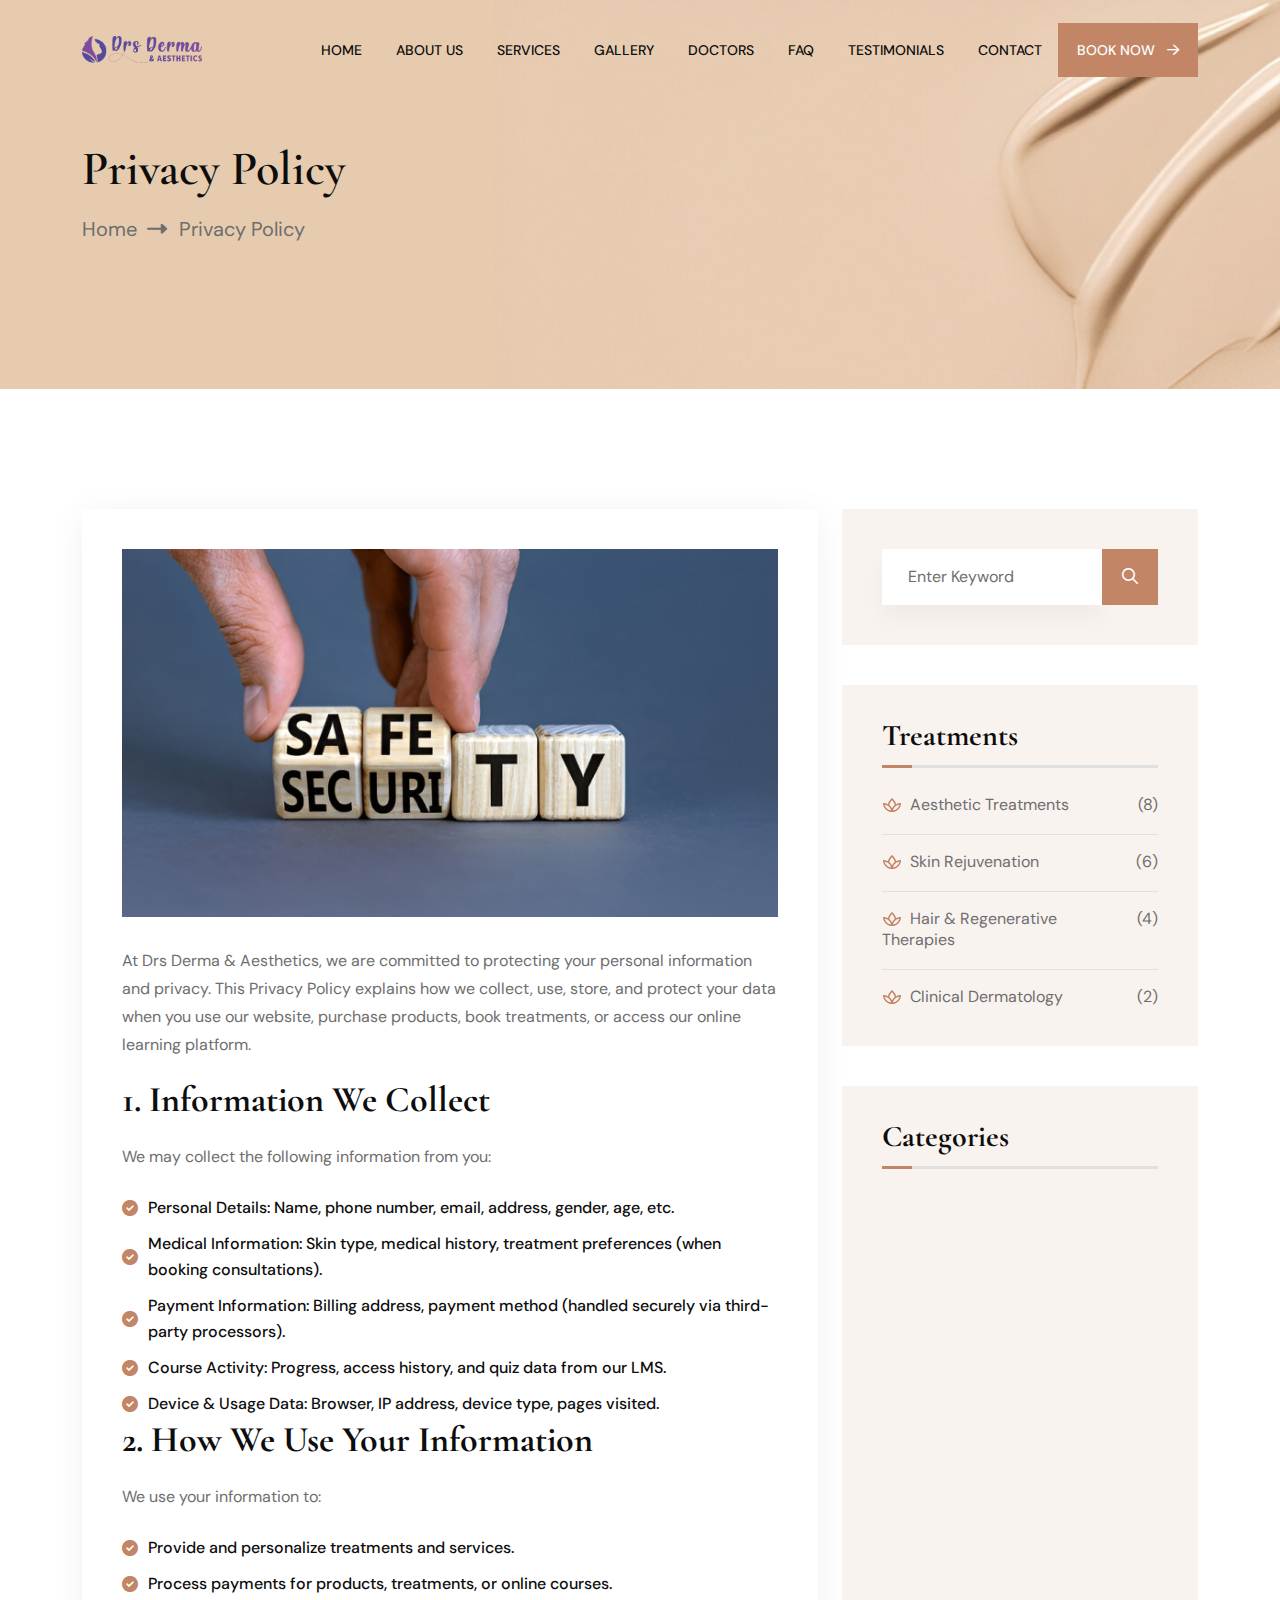
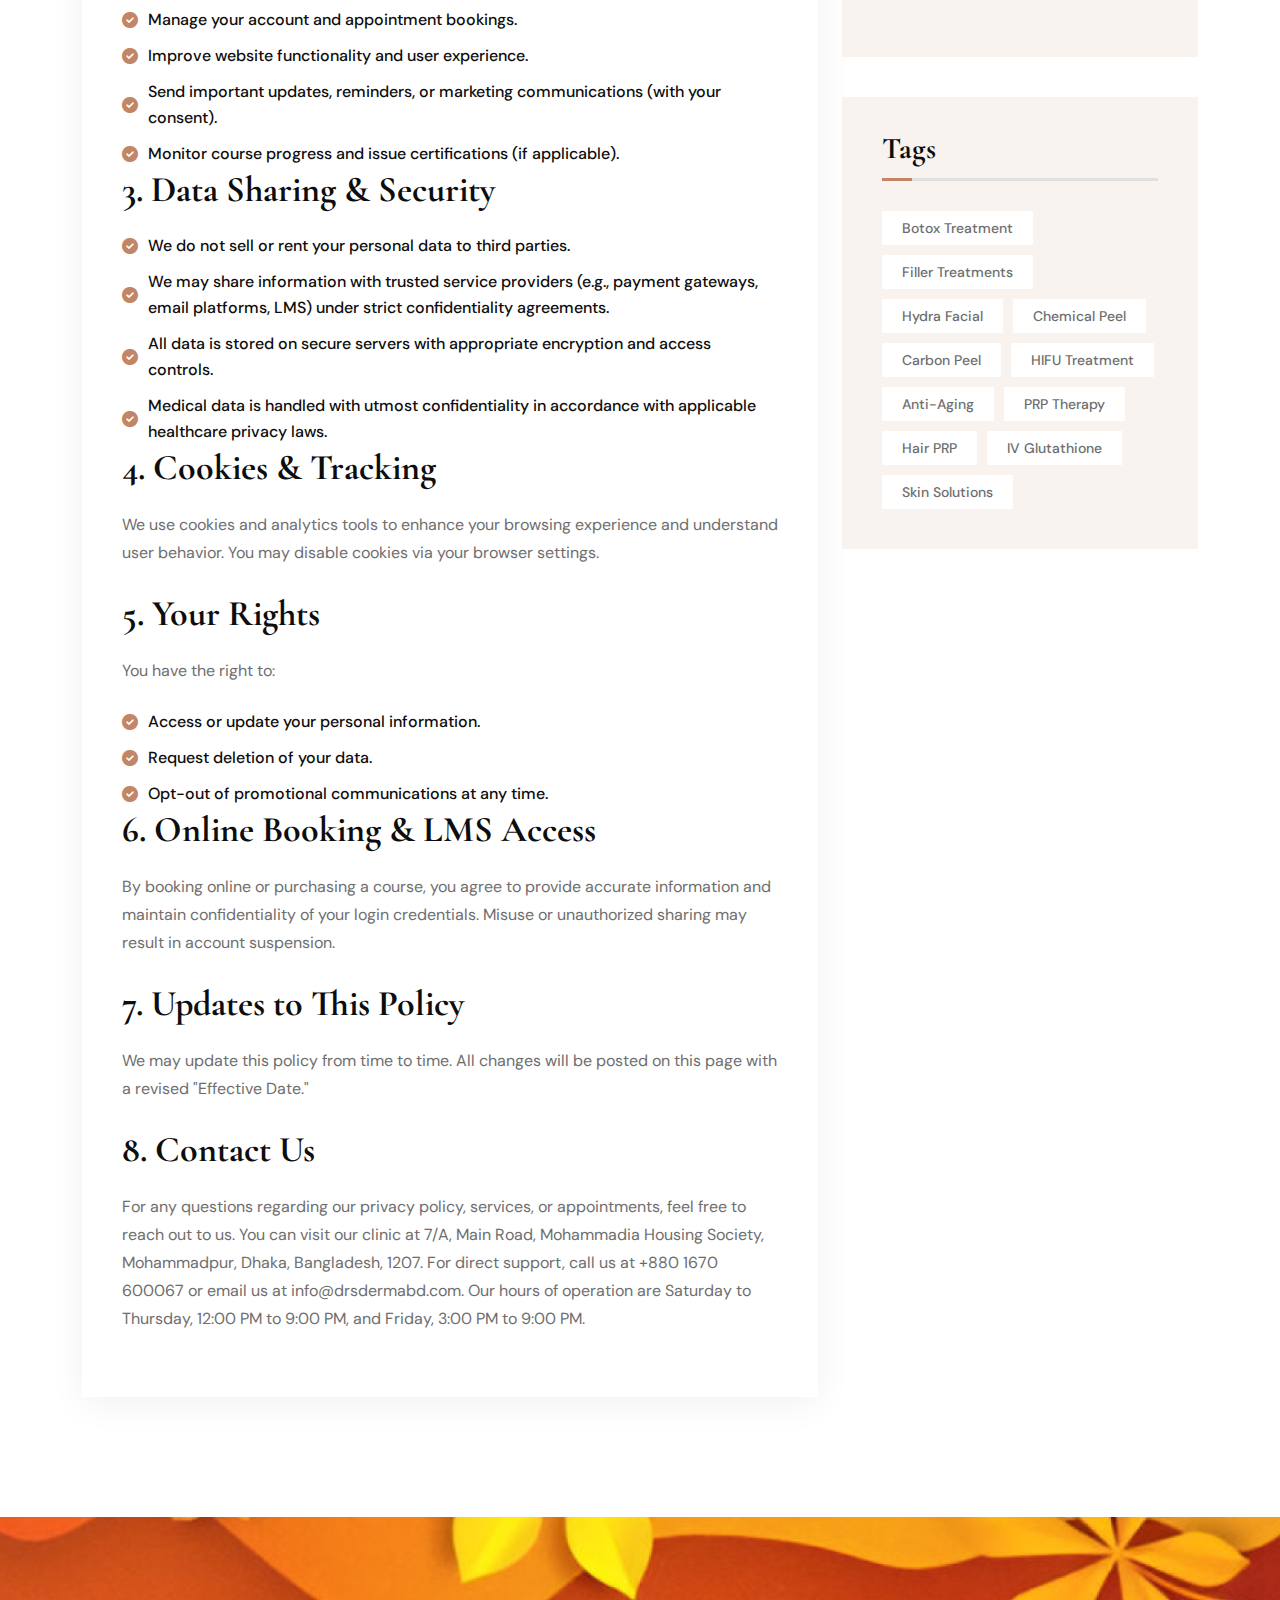
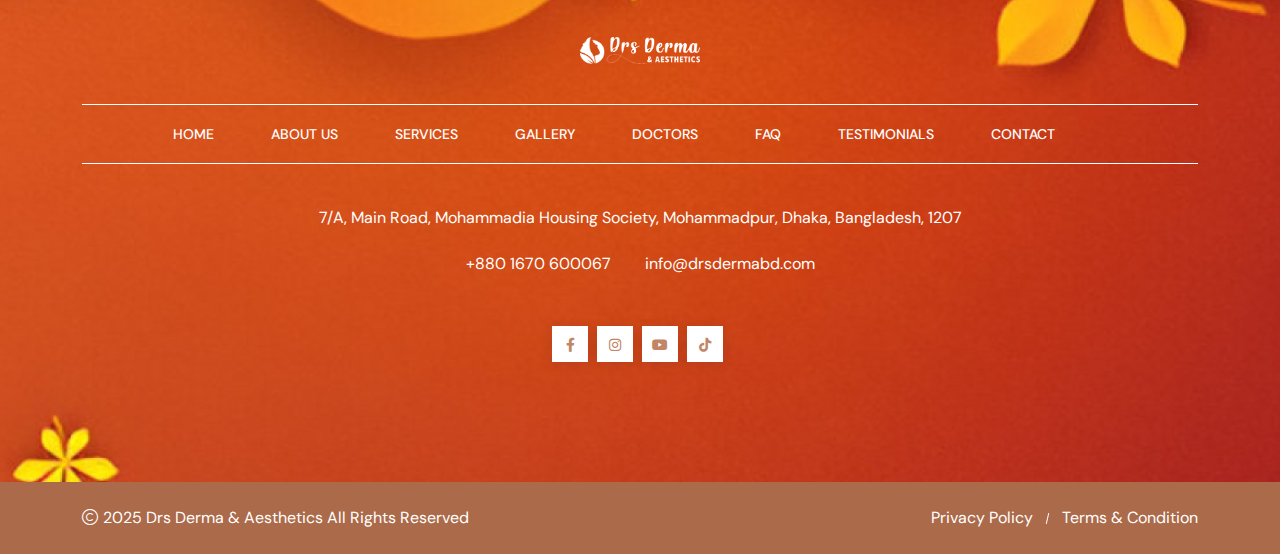
<file: privacy.html>
<!DOCTYPE html>
<html class="no-js" lang="en">
  <head>
    <!-- Google Tag Manager -->
    <script>
      (function (w, d, s, l, i) {
        w[l] = w[l] || [];
        w[l].push({ "gtm.start": new Date().getTime(), event: "gtm.js" });
        var f = d.getElementsByTagName(s)[0],
          j = d.createElement(s),
          dl = l != "dataLayer" ? "&l=" + l : "";
        j.async = true;
        j.src = "https://www.googletagmanager.com/gtm.js?id=" + i + dl;
        f.parentNode.insertBefore(j, f);
      })(window, document, "script", "dataLayer", "GTM-TJTCZ825");
    </script>
    <!-- End Google Tag Manager -->

    <meta charset="utf-8" />
    <meta http-equiv="x-ua-compatible" content="ie=edge" />
    <title>Privacy Policy | Drs Derma & Aesthetics</title>
    <meta name="author" content="Drs Derma" />
    <meta
      name="description"
      content="Trusted center for Skin,Hair&Sexual health.We provide all skin treatment and procedure meticulously"
    />
    <meta
      name="keywords"
      content="Trusted center for Skin,Hair&Sexual health.We provide all skin treatment and procedure meticulously"
    />
    <meta name="robots" content="INDEX,FOLLOW" />

    <!-- Mobile Specific Metas -->
    <meta
      name="viewport"
      content="width=device-width, initial-scale=1, shrink-to-fit=no"
    />

    <!-- Favicons - Place favicon.ico in the root directory -->
    <link
      rel="apple-touch-icon"
      sizes="57x57"
      href="assets/img/favicons/apple-icon-57x57.png"
    />
    <link
      rel="apple-touch-icon"
      sizes="60x60"
      href="assets/img/favicons/apple-icon-60x60.png"
    />
    <link
      rel="apple-touch-icon"
      sizes="72x72"
      href="assets/img/favicons/apple-icon-72x72.png"
    />
    <link
      rel="apple-touch-icon"
      sizes="76x76"
      href="assets/img/favicons/apple-icon-76x76.png"
    />
    <link
      rel="apple-touch-icon"
      sizes="114x114"
      href="assets/img/favicons/apple-icon-114x114.png"
    />
    <link
      rel="apple-touch-icon"
      sizes="120x120"
      href="assets/img/favicons/apple-icon-120x120.png"
    />
    <link
      rel="apple-touch-icon"
      sizes="144x144"
      href="assets/img/favicons/apple-icon-144x144.png"
    />
    <link
      rel="apple-touch-icon"
      sizes="152x152"
      href="assets/img/favicons/apple-icon-152x152.png"
    />
    <link
      rel="apple-touch-icon"
      sizes="180x180"
      href="assets/img/favicons/apple-icon-180x180.png"
    />
    <link
      rel="icon"
      type="image/png"
      sizes="192x192"
      href="assets/img/favicons/android-icon-192x192.png"
    />
    <link
      rel="icon"
      type="image/png"
      sizes="32x32"
      href="assets/img/favicons/favicon-32x32.png"
    />
    <link
      rel="icon"
      type="image/png"
      sizes="96x96"
      href="assets/img/favicons/favicon-96x96.png"
    />
    <link
      rel="icon"
      type="image/png"
      sizes="16x16"
      href="assets/img/favicons/favicon-16x16.png"
    />
    <link rel="manifest" href="assets/img/favicons/manifest.json" />
    <meta name="msapplication-TileColor" content="#ffffff" />
    <meta
      name="msapplication-TileImage"
      content="assets/img/favicons/ms-icon-144x144.png"
    />
    <meta name="theme-color" content="#ffffff" />

    <!--==============================
	  Google Fonts
	============================== -->
    <link rel="preconnect" href="https://fonts.googleapis.com" />
    <link rel="preconnect" href="https://fonts.gstatic.com" crossorigin />
    <link
      href="https://fonts.googleapis.com/css2?family=Cormorant+Garamond:wght@400;500;600;700&family=DM+Sans:wght@400;500;700&display=swap"
      rel="stylesheet"
    />

    <!--==============================
	    All CSS File
	============================== -->
    <!-- Bootstrap -->
    <link rel="stylesheet" href="assets/css/bootstrap.min.css" />
    <!-- Fontawesome Icon -->
    <link rel="stylesheet" href="assets/css/fontawesome.min.css" />
    <!-- Magnific Popup -->
    <link rel="stylesheet" href="assets/css/magnific-popup.min.css" />
    <!-- Slick Slider -->
    <link rel="stylesheet" href="assets/css/slick.min.css" />
    <!-- odometer -->
    <link rel="stylesheet" href="assets/css/odometer-theme-default.css" />
    <!-- flipster -->
    <link rel="stylesheet" href="assets/css/jquery.flipster.min.css" />
    <!-- datetimepicker -->
    <link rel="stylesheet" href="assets/css/jquery.datetimepicker.min.css" />
    <!-- Theme Custom CSS -->
    <link rel="stylesheet" href="assets/css/style.css" />
  </head>

  <body>
    <!-- Google Tag Manager (noscript) -->
    <noscript
      ><iframe
        src="https://www.googletagmanager.com/ns.html?id=GTM-TJTCZ825"
        height="0"
        width="0"
        style="display: none; visibility: hidden"
      ></iframe
    ></noscript>
    <!-- End Google Tag Manager (noscript) -->

    <!--********************************
   		Code Start From Here 
	******************************** -->

    <!--==============================
     Preloader
==============================-->
    <div class="preloader">
      <!-- <button class="th-btn style3 preloaderCls">Cancel Preloader </button> -->
      <div class="preloader-inner">
        <img
          style="width: 150px"
          src="assets/img/logo-white.png"
          alt="drs logo"
        />
        <span class="loader"></span>
      </div>
    </div>

    <!--==============================
    Mobile Menu
============================== -->
    <div class="th-menu-wrapper">
      <div class="th-menu-area">
        <div class="mobile-logo">
          <a class="menu-class" href="https://drsdermabd.com/"
            ><img width="80px" src="assets/img/logo.png" alt="Drs Derma"
          /></a>
          <div class="close-menu">
            <button class="th-menu-toggle"><i class="fal fa-times"></i></button>
          </div>
        </div>
        <div class="th-mobile-menu">
          <ul>
            <li>
              <a class="menu-class" href="https://drsdermabd.com/">Home</a>
            </li>
            <li>
              <a class="menu-class" href="https://drsdermabd.com/#about-sec"
                >About Us</a
              >
            </li>
            <li>
              <a class="menu-class" href="https://drsdermabd.com/#service-sec"
                >Services</a
              >
            </li>
            <li>
              <a class="menu-class" href="https://drsdermabd.com/#gallery-sec"
                >Gallery</a
              >
            </li>
            <li>
              <a class="menu-class" href="https://drsdermabd.com/#surgeon-sec"
                >Doctors</a
              >
            </li>
            <li>
              <a class="menu-class" href="https://drsdermabd.com/#faq-sec"
                >FAQ</a
              >
            </li>
            <li>
              <a
                class="menu-class"
                href="https://drsdermabd.com/#testimonial-sec"
                >Testimonials</a
              >
            </li>
            <li>
              <a class="menu-class" href="https://drsdermabd.com/#contact-sec"
                >Contact</a
              >
            </li>
          </ul>
        </div>
      </div>
    </div>

    <div class="popup-search-box d-none d-lg-block">
      <button class="searchClose"><i class="fal fa-times"></i></button>
      <form action="#">
        <input type="text" placeholder="What are you looking for?" />
        <button type="submit"><i class="fal fa-search"></i></button>
      </form>
    </div>

    <!--==============================
	Header Area
==============================-->
    <header class="th-header header-layout7 header-absolute onepage-nav">
      <div class="sticky-wrapper">
        <!-- Main Menu Area -->
        <div class="menu-area">
          <div class="container">
            <div class="row align-items-center justify-content-between">
              <div class="col-auto">
                <div class="">
                  <a class="w-25 h-auto" href="https://drsdermabd.com/">
                    <img
                      style="width: 120px"
                      src="assets/img/logo.png"
                      alt="Drs Derma"
                    />
                  </a>
                </div>
              </div>
              <div class="col-auto d-flex gap-3">
                <nav class="main-menu d-none d-lg-inline-block">
                  <ul>
                    <li><a href="https://drsdermabd.com/">Home</a></li>
                    <li>
                      <a href="https://drsdermabd.com/#about-sec">About Us</a>
                    </li>
                    <li>
                      <a href="https://drsdermabd.com/#service-sec">Services</a>
                    </li>
                    <li>
                      <a href="https://drsdermabd.com/#gallery-sec">Gallery</a>
                    </li>
                    <li>
                      <a href="https://drsdermabd.com/#surgeon-sec">Doctors</a>
                    </li>
                    <li><a href="https://drsdermabd.com/#faq-sec">FAQ</a></li>
                    <li>
                      <a href="https://drsdermabd.com/#testimonial-sec"
                        >Testimonials</a
                      >
                    </li>
                    <li>
                      <a href="https://drsdermabd.com/#contact-sec">Contact</a>
                    </li>
                  </ul>
                </nav>
                <div class="d-flex align-items-center gap-3">
                  <a href="https://drsdermabd.com/#get-in-touch" class="th-btn"
                    >Book Now <i class="fa-regular fa-arrow-right ms-2"></i
                  ></a>
                  <button class="th-menu-toggle d-inline-block d-lg-none">
                    <i class="far fa-bars"></i>
                  </button>
                </div>
              </div>
            </div>
          </div>
        </div>
      </div>
    </header>

    <!--==============================
    Breadcumb
============================== -->
    <div
      class="breadcumb-wrapper"
      data-bg-src="assets/img/breadcumb/breadcumb-bg.jpg"
    >
      <div class="container">
        <div class="breadcumb-content">
          <h2 class="breadcumb-title">Privacy Policy</h2>
          <div class="breadcumb-menu-wrapper">
            <ul class="breadcumb-menu">
              <li><a href="https://drsdermabd.com/">Home</a></li>
              <li>Privacy Policy</li>
            </ul>
          </div>
        </div>
      </div>
    </div>
    <!--==============================
    Service Area
==============================-->
    <section class="space-top space-extra-bottom">
      <div class="container">
        <div class="row">
          <div class="col-xxl-8 col-lg-8">
            <div class="page-single service-single">
              <div class="page-img">
                <img
                  src="assets/img/service/privacy.jpg"
                  alt="Privacy Policy"
                />
              </div>
              <div class="page-content">
                <p>
                  At Drs Derma & Aesthetics, we are committed to protecting your
                  personal information and privacy. This Privacy Policy explains
                  how we collect, use, store, and protect your data when you use
                  our website, purchase products, book treatments, or access our
                  online learning platform.
                </p>
                <h3 class="mb-20">1. Information We Collect</h3>
                <p class="mb-4">
                  We may collect the following information from you:
                </p>
                <div class="checklist">
                  <ul>
                    <li>
                      <i class="fa-sharp fa-solid fa-circle-check"></i>Personal
                      Details: Name, phone number, email, address, gender, age,
                      etc.
                    </li>
                    <li>
                      <i class="fa-sharp fa-solid fa-circle-check"></i>Medical
                      Information: Skin type, medical history, treatment
                      preferences (when booking consultations).
                    </li>
                    <li>
                      <i class="fa-sharp fa-solid fa-circle-check"></i>Payment
                      Information: Billing address, payment method (handled
                      securely via third-party processors).
                    </li>
                    <li>
                      <i class="fa-sharp fa-solid fa-circle-check"></i>Course
                      Activity: Progress, access history, and quiz data from our
                      LMS.
                    </li>
                    <li>
                      <i class="fa-sharp fa-solid fa-circle-check"></i>Device &
                      Usage Data: Browser, IP address, device type, pages
                      visited.
                    </li>
                  </ul>
                </div>
                <h3 class="mb-20">2. How We Use Your Information</h3>
                <p class="mb-4">We use your information to:</p>
                <div class="checklist">
                  <ul>
                    <li>
                      <i class="fa-sharp fa-solid fa-circle-check"></i>Provide
                      and personalize treatments and services.
                    </li>
                    <li>
                      <i class="fa-sharp fa-solid fa-circle-check"></i>Process
                      payments for products, treatments, or online courses.
                    </li>
                    <li>
                      <i class="fa-sharp fa-solid fa-circle-check"></i>Manage
                      your account and appointment bookings.
                    </li>
                    <li>
                      <i class="fa-sharp fa-solid fa-circle-check"></i>Improve
                      website functionality and user experience.
                    </li>
                    <li>
                      <i class="fa-sharp fa-solid fa-circle-check"></i>Send
                      important updates, reminders, or marketing communications
                      (with your consent).
                    </li>
                    <li>
                      <i class="fa-sharp fa-solid fa-circle-check"></i>Monitor
                      course progress and issue certifications (if applicable).
                    </li>
                  </ul>
                </div>
                <h3 class="mb-20">3. Data Sharing & Security</h3>
                <div class="checklist">
                  <ul>
                    <li>
                      <i class="fa-sharp fa-solid fa-circle-check"></i>We do not
                      sell or rent your personal data to third parties.
                    </li>
                    <li>
                      <i class="fa-sharp fa-solid fa-circle-check"></i>We may
                      share information with trusted service providers (e.g.,
                      payment gateways, email platforms, LMS) under strict
                      confidentiality agreements.
                    </li>
                    <li>
                      <i class="fa-sharp fa-solid fa-circle-check"></i>All data
                      is stored on secure servers with appropriate encryption
                      and access controls.
                    </li>
                    <li>
                      <i class="fa-sharp fa-solid fa-circle-check"></i>Medical
                      data is handled with utmost confidentiality in accordance
                      with applicable healthcare privacy laws.
                    </li>
                  </ul>
                </div>
                <h3 class="mb-20">4. Cookies & Tracking</h3>
                <p class="mb-4">
                  We use cookies and analytics tools to enhance your browsing
                  experience and understand user behavior. You may disable
                  cookies via your browser settings.
                </p>
                <h3 class="mb-20">5. Your Rights</h3>
                <p class="mb-4">You have the right to:</p>
                <div class="checklist">
                  <ul>
                    <li>
                      <i class="fa-sharp fa-solid fa-circle-check"></i>Access or
                      update your personal information.
                    </li>
                    <li>
                      <i class="fa-sharp fa-solid fa-circle-check"></i>Request
                      deletion of your data.
                    </li>
                    <li>
                      <i class="fa-sharp fa-solid fa-circle-check"></i>Opt-out
                      of promotional communications at any time.
                    </li>
                  </ul>
                </div>
                <h3 class="mb-20">6. Online Booking & LMS Access</h3>
                <p class="mb-4">
                  By booking online or purchasing a course, you agree to provide
                  accurate information and maintain confidentiality of your
                  login credentials. Misuse or unauthorized sharing may result
                  in account suspension.
                </p>
                <h3 class="mb-20">7. Updates to This Policy</h3>
                <p class="mb-4">
                  We may update this policy from time to time. All changes will
                  be posted on this page with a revised "Effective Date."
                </p>
                <h3 class="mb-20">8. Contact Us</h3>
                <p class="mb-4">
                  For any questions regarding our privacy policy, services, or
                  appointments, feel free to reach out to us. You can visit our
                  clinic at 7/A, Main Road, Mohammadia Housing Society,
                  Mohammadpur, Dhaka, Bangladesh, 1207. For direct support, call
                  us at +880 1670 600067 or email us at info@drsdermabd.com. Our
                  hours of operation are Saturday to Thursday, 12:00 PM to 9:00
                  PM, and Friday, 3:00 PM to 9:00 PM.
                </p>
              </div>
            </div>
          </div>
          <div class="col-xxl-4 col-lg-4">
            <aside class="sidebar-area">
              <div class="widget widget_search">
                <form class="search-form">
                  <input type="text" placeholder="Enter Keyword" />
                  <button type="submit"><i class="far fa-search"></i></button>
                </form>
              </div>
              <div class="widget widget_categories">
                <h3 class="widget_title">Treatments</h3>
                <ul>
                  <li>
                    <a href="https://drsdermabd.com/"
                      ><img
                        src="assets/img/theme-img/flower.svg"
                        alt=""
                      />Aesthetic Treatments</a
                    >
                    <span>(8)</span>
                  </li>
                  <li>
                    <a href="https://drsdermabd.com/"
                      ><img src="assets/img/theme-img/flower.svg" alt="" />Skin
                      Rejuvenation</a
                    >
                    <span>(6)</span>
                  </li>
                  <li>
                    <a href="https://drsdermabd.com/l"
                      ><img src="assets/img/theme-img/flower.svg" alt="" />Hair
                      & Regenerative Therapies</a
                    >
                    <span>(4)</span>
                  </li>
                  <li>
                    <a href="https://drsdermabd.com/"
                      ><img
                        src="assets/img/theme-img/flower.svg"
                        alt=""
                      />Clinical Dermatology</a
                    >
                    <span>(2)</span>
                  </li>
                </ul>
              </div>
              <div class="widget widget_categories">
                <h3 class="widget_title">Categories</h3>
                <div class="appointment-form wow fadeInUp">
                  <div class="row">
                    <div class="form-group col-12">
                      <i class="fa-light fa-user"></i>
                      <input
                        type="text"
                        placeholder="First Name"
                        class="form-control"
                      />
                    </div>
                    <div class="form-group col-12">
                      <i class="fa-light fa-envelope"></i>
                      <input
                        type="text"
                        placeholder="Email"
                        class="form-control"
                      />
                    </div>
                    <div class="form-group col-12">
                      <i class="fa-regular fa-tag"></i>
                      <select
                        name="subject"
                        id="subject"
                        class="form-select nice-select"
                      >
                        <option value="" disabled selected hidden>
                          Select Subject
                        </option>
                        <option value="Aesthetic Treatments">
                          Aesthetic Treatments
                        </option>
                        <option value="Skin Rejuvenation">
                          Skin Rejuvenation
                        </option>
                        <option value="Hair & Regenerative Therapies">
                          Hair & Regenerative Therapies
                        </option>
                        <option value="Clinical Dermatology">
                          Clinical Dermatology
                        </option>
                      </select>
                    </div>
                    <div class="form-group col-12">
                      <textarea
                        name="message"
                        id="message"
                        cols="30"
                        rows="3"
                        class="form-control"
                        placeholder="Write message...."
                      ></textarea>
                      <i class="fal fa-comment"></i>
                    </div>
                    <div
                      class="btn-group justify-content-center justify-content-lg-start"
                    >
                      <button class="th-btn fw-btn">
                        Make An Appointment
                        <i class="fa-solid fa-arrow-right ms-2"></i>
                      </button>
                    </div>
                  </div>
                </div>
              </div>
              <div class="widget widget_tag_cloud">
                <h3 class="widget_title">Tags</h3>
                <div class="tagcloud">
                  <a href="https://drsdermabd.com/">Botox Treatment</a>
                  <a href="https://drsdermabd.com/">Filler Treatments</a>
                  <a href="https://drsdermabd.com/">Hydra Facial</a>
                  <a href="https://drsdermabd.com/">Chemical Peel</a>
                  <a href="https://drsdermabd.com/">Carbon Peel</a>
                  <a href="https://drsdermabd.com/">HIFU Treatment</a>
                  <a href="https://drsdermabd.com/">Anti-Aging</a>
                  <a href="https://drsdermabd.com/">PRP Therapy</a>
                  <a href="https://drsdermabd.com/">Hair PRP</a>
                  <a href="https://drsdermabd.com/">IV Glutathione</a>
                  <a href="https://drsdermabd.com/">Skin Solutions</a>
                </div>
              </div>
            </aside>
          </div>
        </div>
      </div>
    </section>

    <!--==============================
	Footer Area
==============================-->
    <footer
      class="footer-wrapper bg-theme footer-layout4"
      data-bg-src="assets/img/bg/footer_bg_4.jpg"
    >
      <div class="widget-area space">
        <div class="container">
          <div class="row">
            <div class="col-xl-12">
              <div class="footer-logo mb-40 text-center">
                <a href="https://drsdermabd.com/"></a>
                  <img
                    style="width: 120px"
                    src="assets/img/logo-white.png"
                    alt="Drs Derma"
                /></a>
              </div>
              <ul class="footer-menu">
                <li><a href="https://drsdermabd.com/">Home</a></li>
                <li>
                  <a href="https://drsdermabd.com/#about-sec">About Us</a>
                </li>
                <li>
                  <a href="https://drsdermabd.com/#service-sec">Services</a>
                </li>
                <li>
                  <a href="https://drsdermabd.com/#gallery-sec">Gallery</a>
                </li>
                <li>
                  <a href="https://drsdermabd.com/#surgeon-sec">Doctors</a>
                </li>
                <li><a href="https://drsdermabd.com/#faq-sec">FAQ</a></li>
                <li>
                  <a href="https://drsdermabd.com/#testimonial-sec"
                    >Testimonials</a
                  >
                </li>
                <li>
                  <a href="https://drsdermabd.com/#contact-sec">Contact</a>
                </li>
              </ul>
              <div class="widget footer-widget style2 mb-30">
                <div class="th-widget-contact style2">
                  <div class="info-box">
                    <p class="info-box_text">
                      7/A, Main Road, Mohammadia Housing Society, Mohammadpur,
                      Dhaka, Bangladesh, 1207
                    </p>
                  </div>
                  <div class="info-box_wrapper">
                    <div class="info-box">
                      <p class="info-box_text">
                        <a href="tel:+8801670600067" class="info-box_link"
                          >+880 1670 600067</a
                        >
                      </p>
                    </div>
                    <div class="info-box">
                      <p class="info-box_text">
                        <a
                          href="mailto:info@drsdermabd.com"
                          class="info-box_link"
                          >info@drsdermabd.com</a
                        >
                      </p>
                    </div>
                  </div>
                </div>
              </div>
              <div class="widget footer-widget mb-0">
                <div class="th-social footer-social">
                  <a href="https://www.facebook.com/drsderma"
                    ><i class="fab fa-facebook-f"></i
                  ></a>
                  <a href="https://www.instagram.com/drsderma"
                    ><i class="fab fa-instagram"></i
                  ></a>
                  <a href="https://www.youtube.com/@DrsDermaAesthetics"
                    ><i class="fa-brands fa-youtube"></i
                  ></a>
                  <a href="https://www.tiktok.com/@drs_derma"
                    ><i class="fab fa-tiktok"></i
                  ></a>
                </div>
              </div>
            </div>
          </div>
        </div>
      </div>
      <div class="copyright-wrap">
        <div class="container">
          <div class="row align-items-center">
            <div class="col-lg-6">
              <p class="copyright-text">
                <i class="fal fa-copyright"></i> 2025
                <a href="#">Drs Derma & Aesthetics</a> All Rights Reserved
              </p>
            </div>
            <div class="col-lg-6">
              <div class="footer-links">
                <ul>
                  <li><a href="privacy.html">Privacy Policy</a></li>
                  <li><a href="terms.html">Terms &amp; Condition</a></li>
                </ul>
              </div>
            </div>
          </div>
        </div>
      </div>
      <!-- Scroll To Top -->
      <div class="scroll-top">
        <svg
          class="progress-circle svg-content"
          width="100%"
          height="100%"
          viewBox="-1 -1 102 102"
        >
          <path
            d="M50,1 a49,49 0 0,1 0,98 a49,49 0 0,1 0,-98"
            style="
              transition: stroke-dashoffset 10ms linear 0s;
              stroke-dasharray: 307.919, 307.919;
              stroke-dashoffset: 307.919;
            "
          ></path>
        </svg>
      </div>
    </footer>

    <!--********************************
			Code End  Here 
	******************************** -->

    <!-- Scroll To Top -->
    <div class="scroll-top">
      <svg
        class="progress-circle svg-content"
        width="100%"
        height="100%"
        viewBox="-1 -1 102 102"
      >
        <path
          d="M50,1 a49,49 0 0,1 0,98 a49,49 0 0,1 0,-98"
          style="
            transition: stroke-dashoffset 10ms linear 0s;
            stroke-dasharray: 307.919, 307.919;
            stroke-dashoffset: 307.919;
          "
        ></path>
      </svg>
    </div>

    <!--==============================
    All Js File
============================== -->
    <!-- Jquery -->
    <script src="assets/js/vendor/jquery-3.7.1.min.js"></script>
    <!-- Slick Slider -->
    <script src="assets/js/slick.min.js"></script>
    <!-- Bootstrap -->
    <script src="assets/js/bootstrap.min.js"></script>
    <!-- Magnific Popup -->
    <script src="assets/js/jquery.magnific-popup.min.js"></script>
    <!-- Range Slider -->
    <script src="assets/js/jquery-ui.min.js"></script>
    <!-- imagesloaded  -->
    <script src="assets/js/imagesloaded.pkgd.min.js"></script>
    <!-- Isotope Filter -->
    <script src="assets/js/isotope.pkgd.min.js"></script>
    <!-- flipster Filter -->
    <script src="assets/js/jquery.flipster.min.js"></script>
    <!-- odometer -->
    <script src="assets/js/odometer.js"></script>
    <!-- appear -->
    <script src="assets/js/appear-2.js"></script>
    <!-- Nice Select -->
    <script src="assets/js/nice-select.min.js"></script>
    <!-- datetimepicker -->
    <script src="assets/js/jquery.datetimepicker.min.js"></script>

    <!-- tilt -->
    <script src="assets/js/tilt.min.js"></script>
    <!-- wow -->
    <script src="assets/js/wow.min.js"></script>
    <!-- Main Js File -->
    <script src="assets/js/main.js"></script>
  </body>
</html>
</file>
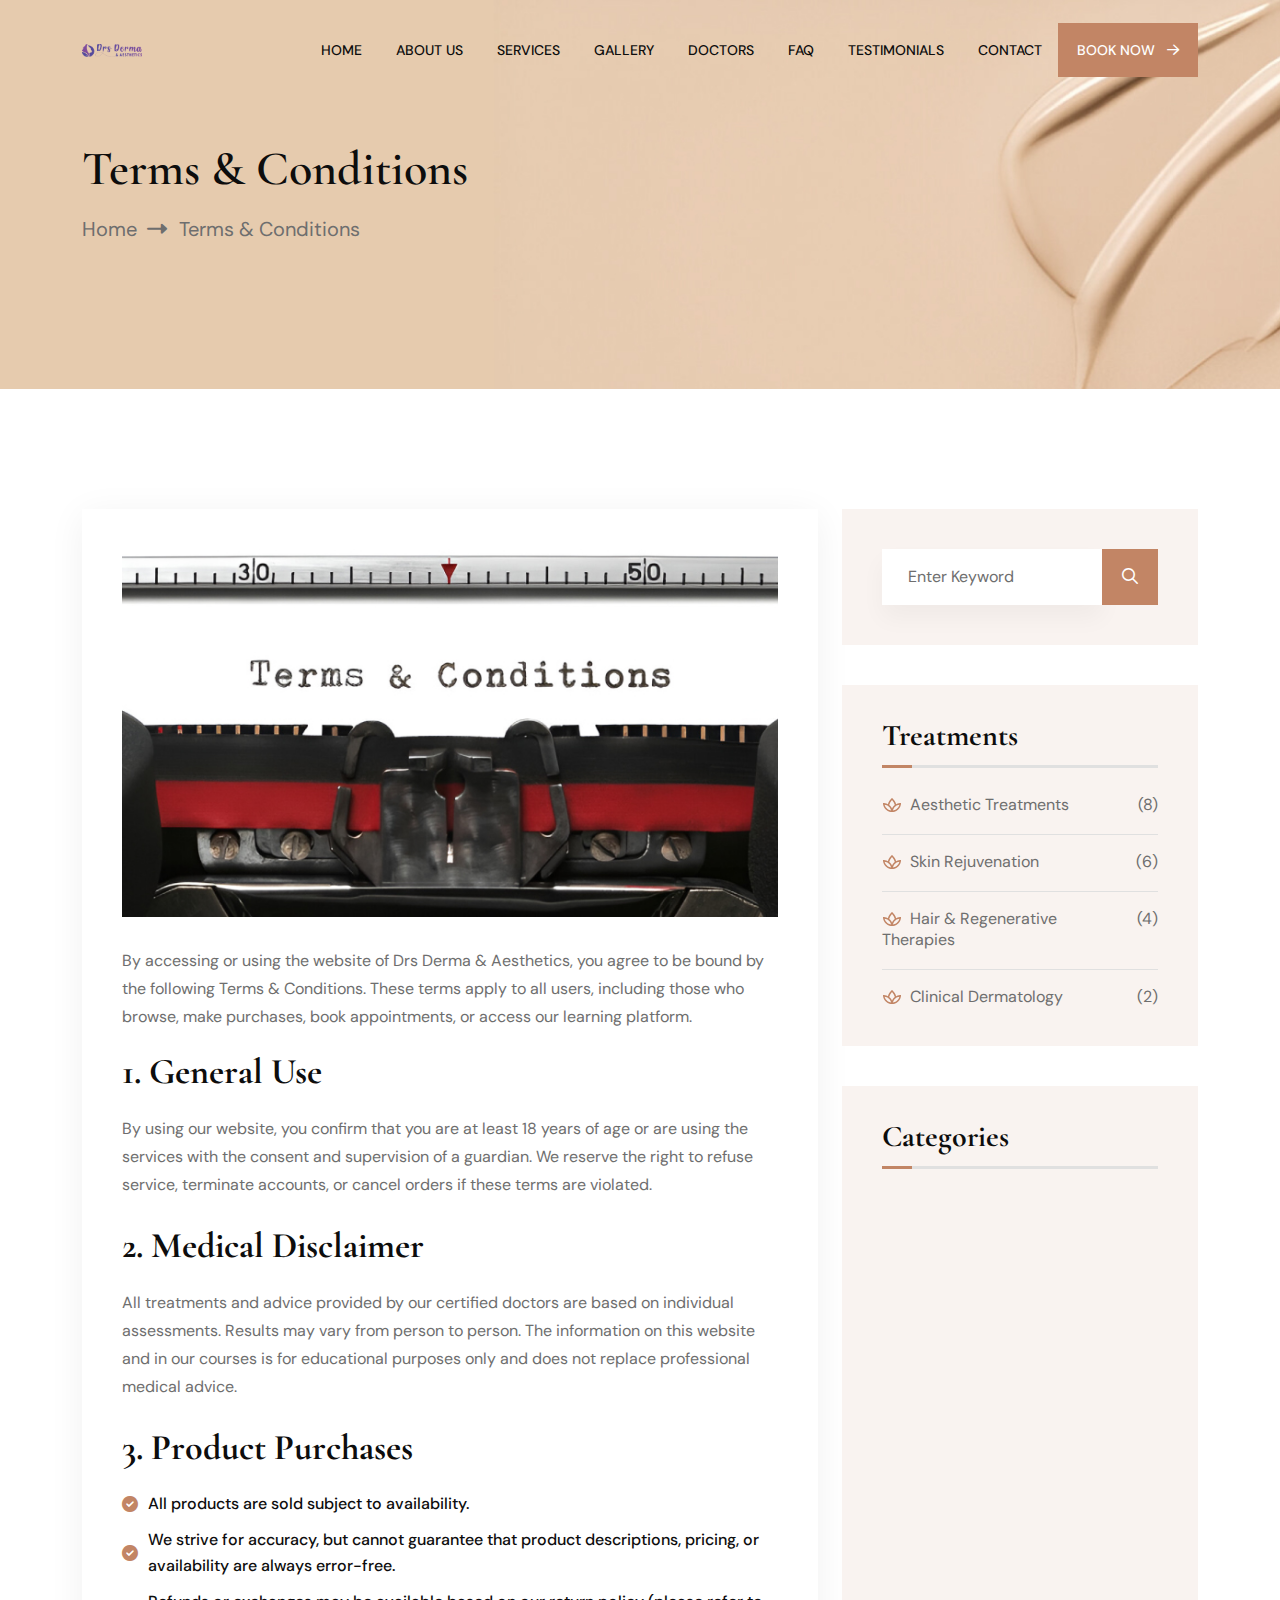
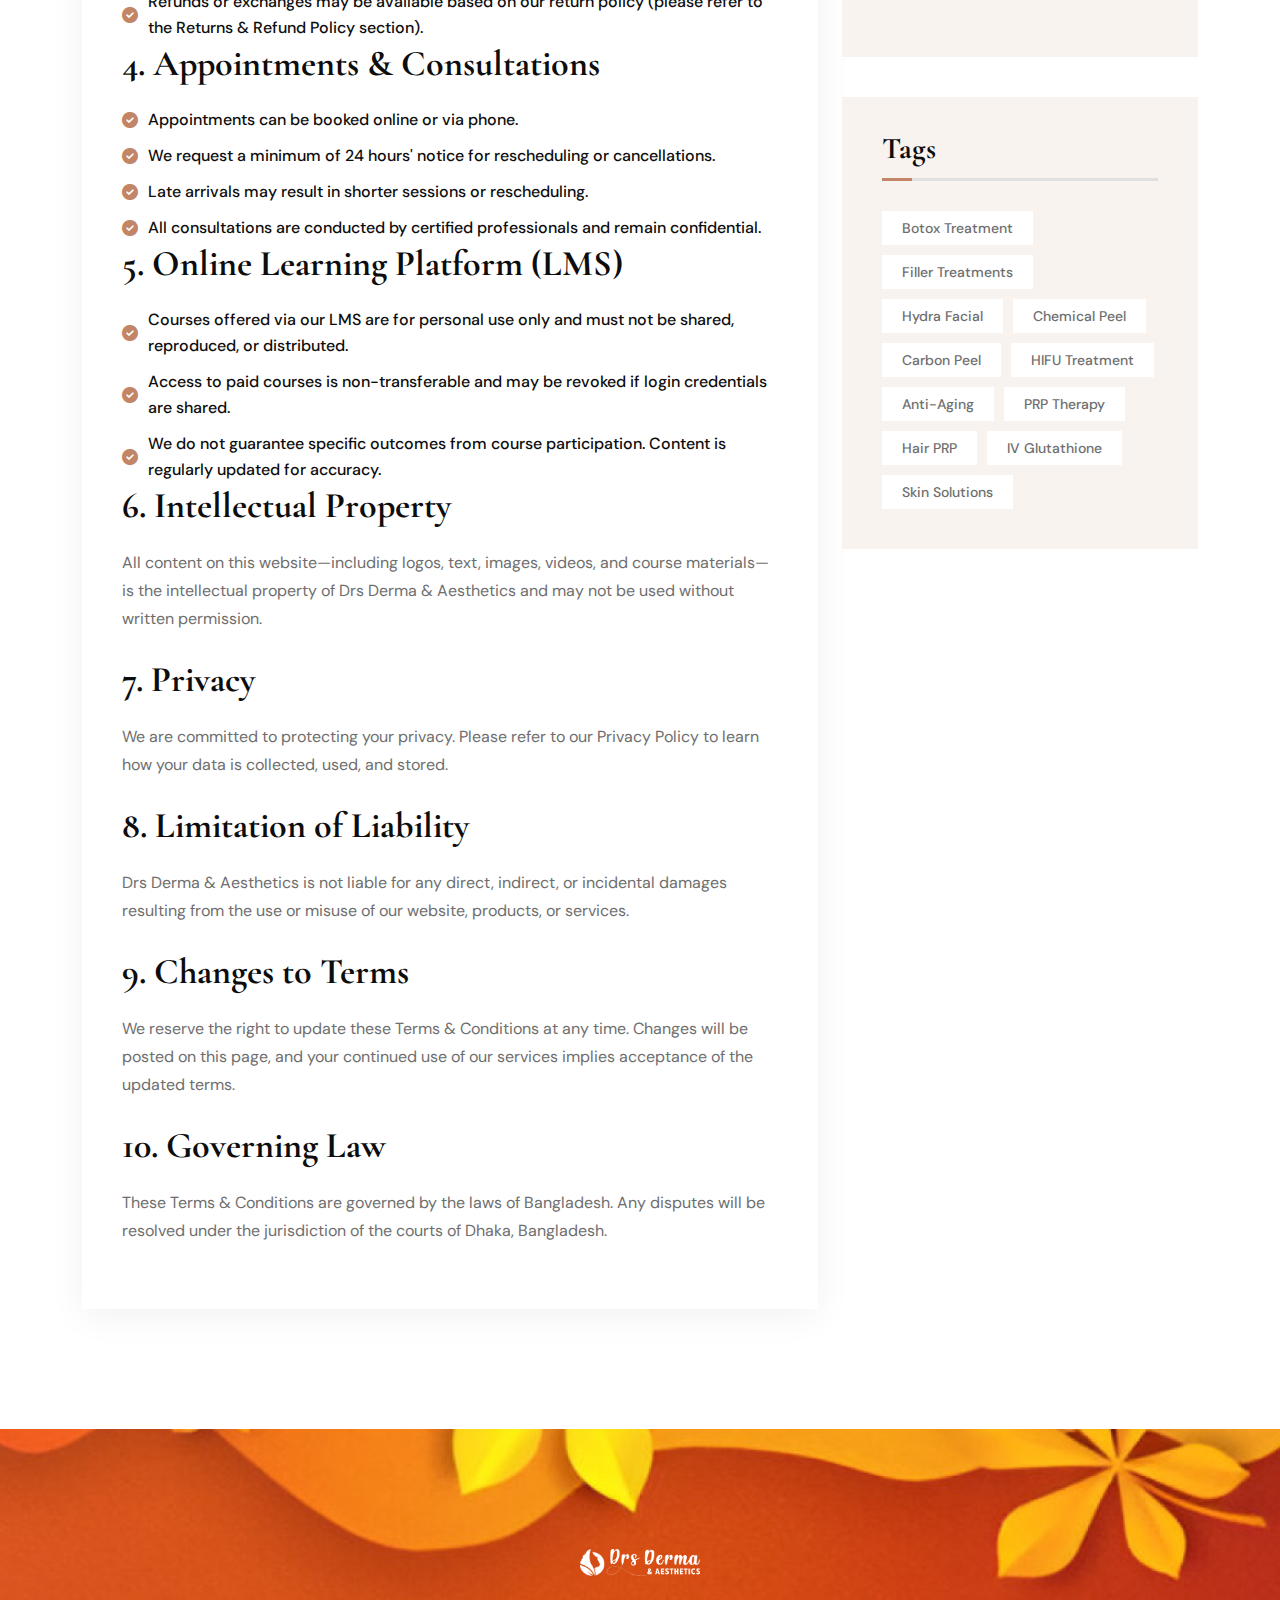
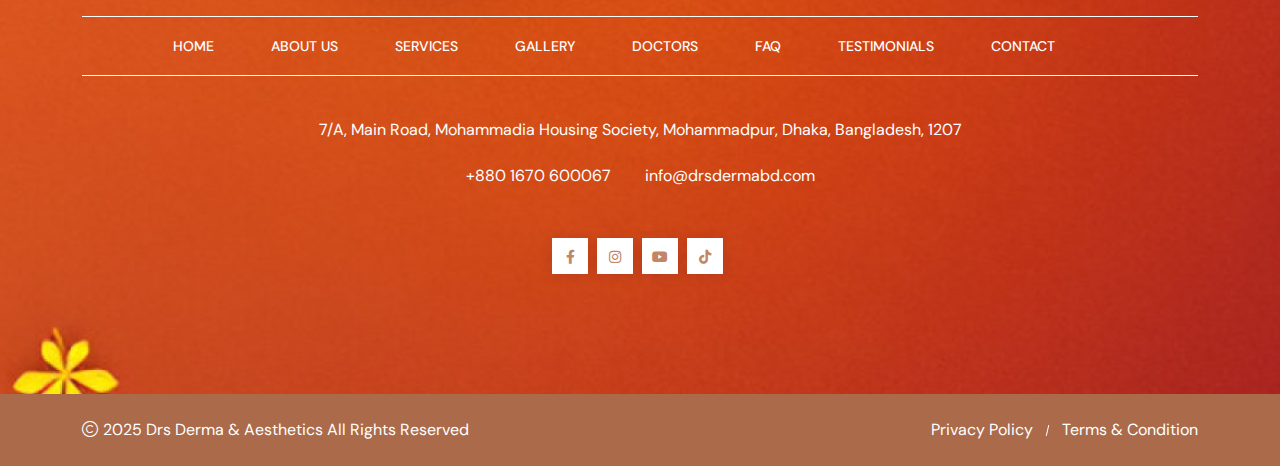
<file: terms.html>
<!DOCTYPE html>
<html class="no-js" lang="en">
  <head>
    <!-- Google Tag Manager -->
    <script>
      (function (w, d, s, l, i) {
        w[l] = w[l] || [];
        w[l].push({ "gtm.start": new Date().getTime(), event: "gtm.js" });
        var f = d.getElementsByTagName(s)[0],
          j = d.createElement(s),
          dl = l != "dataLayer" ? "&l=" + l : "";
        j.async = true;
        j.src = "https://www.googletagmanager.com/gtm.js?id=" + i + dl;
        f.parentNode.insertBefore(j, f);
      })(window, document, "script", "dataLayer", "GTM-TJTCZ825");
    </script>
    <!-- End Google Tag Manager -->

    <meta charset="utf-8" />
    <meta http-equiv="x-ua-compatible" content="ie=edge" />
    <title>Terms & Conditions | Drs Derma & Aesthetics</title>
    <meta name="author" content="Drs Derma" />
    <meta
      name="description"
      content="Trusted center for Skin,Hair&Sexual health.We provide all skin treatment and procedure meticulously"
    />
    <meta
      name="keywords"
      content="Trusted center for Skin,Hair&Sexual health.We provide all skin treatment and procedure meticulously"
    />
    <meta name="robots" content="INDEX,FOLLOW" />

    <!-- Mobile Specific Metas -->
    <meta
      name="viewport"
      content="width=device-width, initial-scale=1, shrink-to-fit=no"
    />

    <!-- Favicons - Place favicon.ico in the root directory -->
    <link
      rel="apple-touch-icon"
      sizes="57x57"
      href="assets/img/favicons/apple-icon-57x57.png"
    />
    <link
      rel="apple-touch-icon"
      sizes="60x60"
      href="assets/img/favicons/apple-icon-60x60.png"
    />
    <link
      rel="apple-touch-icon"
      sizes="72x72"
      href="assets/img/favicons/apple-icon-72x72.png"
    />
    <link
      rel="apple-touch-icon"
      sizes="76x76"
      href="assets/img/favicons/apple-icon-76x76.png"
    />
    <link
      rel="apple-touch-icon"
      sizes="114x114"
      href="assets/img/favicons/apple-icon-114x114.png"
    />
    <link
      rel="apple-touch-icon"
      sizes="120x120"
      href="assets/img/favicons/apple-icon-120x120.png"
    />
    <link
      rel="apple-touch-icon"
      sizes="144x144"
      href="assets/img/favicons/apple-icon-144x144.png"
    />
    <link
      rel="apple-touch-icon"
      sizes="152x152"
      href="assets/img/favicons/apple-icon-152x152.png"
    />
    <link
      rel="apple-touch-icon"
      sizes="180x180"
      href="assets/img/favicons/apple-icon-180x180.png"
    />
    <link
      rel="icon"
      type="image/png"
      sizes="192x192"
      href="assets/img/favicons/android-icon-192x192.png"
    />
    <link
      rel="icon"
      type="image/png"
      sizes="32x32"
      href="assets/img/favicons/favicon-32x32.png"
    />
    <link
      rel="icon"
      type="image/png"
      sizes="96x96"
      href="assets/img/favicons/favicon-96x96.png"
    />
    <link
      rel="icon"
      type="image/png"
      sizes="16x16"
      href="assets/img/favicons/favicon-16x16.png"
    />
    <link rel="manifest" href="assets/img/favicons/manifest.json" />
    <meta name="msapplication-TileColor" content="#ffffff" />
    <meta
      name="msapplication-TileImage"
      content="assets/img/favicons/ms-icon-144x144.png"
    />
    <meta name="theme-color" content="#ffffff" />

    <!--==============================
	  Google Fonts
	============================== -->
    <link rel="preconnect" href="https://fonts.googleapis.com" />
    <link rel="preconnect" href="https://fonts.gstatic.com" crossorigin />
    <link
      href="https://fonts.googleapis.com/css2?family=Cormorant+Garamond:wght@400;500;600;700&family=DM+Sans:wght@400;500;700&display=swap"
      rel="stylesheet"
    />

    <!--==============================
	    All CSS File
	============================== -->
    <!-- Bootstrap -->
    <link rel="stylesheet" href="assets/css/bootstrap.min.css" />
    <!-- Fontawesome Icon -->
    <link rel="stylesheet" href="assets/css/fontawesome.min.css" />
    <!-- Magnific Popup -->
    <link rel="stylesheet" href="assets/css/magnific-popup.min.css" />
    <!-- Slick Slider -->
    <link rel="stylesheet" href="assets/css/slick.min.css" />
    <!-- odometer -->
    <link rel="stylesheet" href="assets/css/odometer-theme-default.css" />
    <!-- flipster -->
    <link rel="stylesheet" href="assets/css/jquery.flipster.min.css" />
    <!-- datetimepicker -->
    <link rel="stylesheet" href="assets/css/jquery.datetimepicker.min.css" />
    <!-- Theme Custom CSS -->
    <link rel="stylesheet" href="assets/css/style.css" />
  </head>

  <body>
    <!-- Google Tag Manager (noscript) -->
    <noscript
      ><iframe
        src="https://www.googletagmanager.com/ns.html?id=GTM-TJTCZ825"
        height="0"
        width="0"
        style="display: none; visibility: hidden"
      ></iframe
    ></noscript>
    <!-- End Google Tag Manager (noscript) -->

    <!--==============================
     Preloader
==============================-->
    <div class="preloader">
      <div class="preloader-inner">
        <img
          style="width: 150px"
          src="assets/img/logo-white.png"
          alt="drs logo"
        />
        <span class="loader"></span>
      </div>
    </div>

    <!--==============================
    Mobile Menu
============================== -->
    <div class="th-menu-wrapper">
      <div class="th-menu-area">
        <div class="mobile-logo">
          <a class="menu-class" href="https://drsdermabd.com/"
            ><img
              style="width: 100px"
              src="assets/img/logo.png"
              alt="Drs Derma"
          /></a>
          <div class="close-menu">
            <button class="th-menu-toggle"><i class="fal fa-times"></i></button>
          </div>
        </div>
        <div class="th-mobile-menu">
          <ul>
            <li>
              <a class="menu-class" href="https://drsdermabd.com/">Home</a>
            </li>
            <li>
              <a class="menu-class" href="https://drsdermabd.com/#about-sec"
                >About Us</a
              >
            </li>
            <li>
              <a class="menu-class" href="https://drsdermabd.com/#service-sec"
                >Services</a
              >
            </li>
            <li>
              <a class="menu-class" href="https://drsdermabd.com/#gallery-sec"
                >Gallery</a
              >
            </li>
            <li>
              <a class="menu-class" href="https://drsdermabd.com/#surgeon-sec"
                >Doctors</a
              >
            </li>
            <li>
              <a class="menu-class" href="https://drsdermabd.com/#faq-sec"
                >FAQ</a
              >
            </li>
            <li>
              <a
                class="menu-class"
                href="https://drsdermabd.com/#testimonial-sec"
                >Testimonials</a
              >
            </li>
            <li>
              <a class="menu-class" href="https://drsdermabd.com/#contact-sec"
                >Contact</a
              >
            </li>
          </ul>
        </div>
      </div>
    </div>

    <!--==============================
	Header Area
==============================-->
    <header class="th-header header-layout7 header-absolute onepage-nav">
      <div class="sticky-wrapper">
        <!-- Main Menu Area -->
        <div class="menu-area">
          <div class="container">
            <div class="row align-items-center justify-content-between">
              <div class="col-auto">
                <div class="">
                  <a class="w-25 h-auto" href="https://drsdermabd.com/">
                    <img
                      style="width: 60px"
                      src="assets/img/logo.png"
                      alt="Drs Derma"
                    />
                  </a>
                </div>
              </div>
              <div class="col-auto d-flex gap-3">
                <nav class="main-menu d-none d-lg-inline-block">
                  <ul>
                    <li><a href="https://drsdermabd.com/">Home</a></li>
                    <li>
                      <a href="https://drsdermabd.com/#about-sec">About Us</a>
                    </li>
                    <li>
                      <a href="https://drsdermabd.com/#service-sec">Services</a>
                    </li>
                    <li>
                      <a href="https://drsdermabd.com/#gallery-sec">Gallery</a>
                    </li>
                    <li>
                      <a href="https://drsdermabd.com/#surgeon-sec">Doctors</a>
                    </li>
                    <li><a href="https://drsdermabd.com/#faq-sec">FAQ</a></li>
                    <li>
                      <a href="https://drsdermabd.com/#testimonial-sec"
                        >Testimonials</a
                      >
                    </li>
                    <li>
                      <a href="https://drsdermabd.com/#contact-sec">Contact</a>
                    </li>
                  </ul>
                </nav>
                <div class="d-flex align-items-center gap-3">
                  <a href="l#get-in-touch" class="th-btn"
                    >Book Now <i class="fa-regular fa-arrow-right ms-2"></i
                  ></a>
                  <button class="th-menu-toggle d-inline-block d-lg-none">
                    <i class="far fa-bars"></i>
                  </button>
                </div>
              </div>
            </div>
          </div>
        </div>
      </div>
    </header>

    <!--==============================
    Breadcumb
============================== -->
    <div
      class="breadcumb-wrapper"
      data-bg-src="assets/img/breadcumb/breadcumb-bg.jpg"
    >
      <div class="container">
        <div class="breadcumb-content">
          <h2 class="breadcumb-title">Terms & Conditions</h2>
          <div class="breadcumb-menu-wrapper">
            <ul class="breadcumb-menu">
              <li><a href="https://drsdermabd.com/">Home</a></li>
              <li>Terms & Conditions</li>
            </ul>
          </div>
        </div>
      </div>
    </div>

    <!--==============================
    Service Area
==============================-->
    <section class="space-top space-extra-bottom">
      <div class="container">
        <div class="row">
          <div class="col-xxl-8 col-lg-8">
            <div class="page-single service-single">
              <div class="page-img">
                <img
                  src="assets/img/service/terms.jpg"
                  alt="Terms & Conditions"
                />
              </div>
              <div class="page-content">
                <p>
                  By accessing or using the website of Drs Derma & Aesthetics,
                  you agree to be bound by the following Terms & Conditions.
                  These terms apply to all users, including those who browse,
                  make purchases, book appointments, or access our learning
                  platform.
                </p>
                <h3 class="mb-20">1. General Use</h3>
                <p class="mb-4">
                  By using our website, you confirm that you are at least 18
                  years of age or are using the services with the consent and
                  supervision of a guardian. We reserve the right to refuse
                  service, terminate accounts, or cancel orders if these terms
                  are violated.
                </p>

                <h3 class="mb-20">2. Medical Disclaimer</h3>
                <p class="mb-4">
                  All treatments and advice provided by our certified doctors
                  are based on individual assessments. Results may vary from
                  person to person. The information on this website and in our
                  courses is for educational purposes only and does not replace
                  professional medical advice.
                </p>

                <h3 class="mb-20">3. Product Purchases</h3>
                <div class="checklist">
                  <ul>
                    <li>
                      <i class="fa-sharp fa-solid fa-circle-check"></i>All
                      products are sold subject to availability.
                    </li>
                    <li>
                      <i class="fa-sharp fa-solid fa-circle-check"></i>We strive
                      for accuracy, but cannot guarantee that product
                      descriptions, pricing, or availability are always
                      error-free.
                    </li>
                    <li>
                      <i class="fa-sharp fa-solid fa-circle-check"></i>Refunds
                      or exchanges may be available based on our return policy
                      (please refer to the Returns & Refund Policy section).
                    </li>
                  </ul>
                </div>

                <h3 class="mb-20">4. Appointments & Consultations</h3>
                <div class="checklist">
                  <ul>
                    <li>
                      <i class="fa-sharp fa-solid fa-circle-check"></i
                      >Appointments can be booked online or via phone.
                    </li>
                    <li>
                      <i class="fa-sharp fa-solid fa-circle-check"></i>We
                      request a minimum of 24 hours' notice for rescheduling or
                      cancellations.
                    </li>
                    <li>
                      <i class="fa-sharp fa-solid fa-circle-check"></i>Late
                      arrivals may result in shorter sessions or rescheduling.
                    </li>
                    <li>
                      <i class="fa-sharp fa-solid fa-circle-check"></i>All
                      consultations are conducted by certified professionals and
                      remain confidential.
                    </li>
                  </ul>
                </div>

                <h3 class="mb-20">5. Online Learning Platform (LMS)</h3>
                <div class="checklist">
                  <ul>
                    <li>
                      <i class="fa-sharp fa-solid fa-circle-check"></i>Courses
                      offered via our LMS are for personal use only and must not
                      be shared, reproduced, or distributed.
                    </li>
                    <li>
                      <i class="fa-sharp fa-solid fa-circle-check"></i>Access to
                      paid courses is non-transferable and may be revoked if
                      login credentials are shared.
                    </li>
                    <li>
                      <i class="fa-sharp fa-solid fa-circle-check"></i>We do not
                      guarantee specific outcomes from course participation.
                      Content is regularly updated for accuracy.
                    </li>
                  </ul>
                </div>

                <h3 class="mb-20">6. Intellectual Property</h3>
                <p class="mb-4">
                  All content on this website—including logos, text, images,
                  videos, and course materials—is the intellectual property of
                  Drs Derma & Aesthetics and may not be used without written
                  permission.
                </p>

                <h3 class="mb-20">7. Privacy</h3>
                <p class="mb-4">
                  We are committed to protecting your privacy. Please refer to
                  our Privacy Policy to learn how your data is collected, used,
                  and stored.
                </p>

                <h3 class="mb-20">8. Limitation of Liability</h3>
                <p class="mb-4">
                  Drs Derma & Aesthetics is not liable for any direct, indirect,
                  or incidental damages resulting from the use or misuse of our
                  website, products, or services.
                </p>

                <h3 class="mb-20">9. Changes to Terms</h3>
                <p class="mb-4">
                  We reserve the right to update these Terms & Conditions at any
                  time. Changes will be posted on this page, and your continued
                  use of our services implies acceptance of the updated terms.
                </p>

                <h3 class="mb-20">10. Governing Law</h3>
                <p class="mb-4">
                  These Terms & Conditions are governed by the laws of
                  Bangladesh. Any disputes will be resolved under the
                  jurisdiction of the courts of Dhaka, Bangladesh.
                </p>
              </div>
            </div>
          </div>
          <div class="col-xxl-4 col-lg-4">
            <aside class="sidebar-area">
              <div class="widget widget_search">
                <form class="search-form">
                  <input type="text" placeholder="Enter Keyword" />
                  <button type="submit"><i class="far fa-search"></i></button>
                </form>
              </div>
              <div class="widget widget_categories">
                <h3 class="widget_title">Treatments</h3>
                <ul>
                  <li>
                    <a href="https://drsdermabd.com/"
                      ><img
                        src="assets/img/theme-img/flower.svg"
                        alt=""
                      />Aesthetic Treatments</a
                    >
                    <span>(8)</span>
                  </li>
                  <li>
                    <a href="https://drsdermabd.com/"
                      ><img src="assets/img/theme-img/flower.svg" alt="" />Skin
                      Rejuvenation</a
                    >
                    <span>(6)</span>
                  </li>
                  <li>
                    <a href="https://drsdermabd.com/"
                      ><img src="assets/img/theme-img/flower.svg" alt="" />Hair
                      & Regenerative Therapies</a
                    >
                    <span>(4)</span>
                  </li>
                  <li>
                    <a href="https://drsdermabd.com/"
                      ><img
                        src="assets/img/theme-img/flower.svg"
                        alt=""
                      />Clinical Dermatology</a
                    >
                    <span>(2)</span>
                  </li>
                </ul>
              </div>
              <div class="widget widget_categories">
                <h3 class="widget_title">Categories</h3>
                <div class="appointment-form wow fadeInUp">
                  <div class="row">
                    <div class="form-group col-12">
                      <i class="fa-light fa-user"></i>
                      <input
                        type="text"
                        placeholder="First Name"
                        class="form-control"
                      />
                    </div>
                    <div class="form-group col-12">
                      <i class="fa-light fa-envelope"></i>
                      <input
                        type="text"
                        placeholder="Email"
                        class="form-control"
                      />
                    </div>
                    <div class="form-group col-12">
                      <i class="fa-regular fa-tag"></i>
                      <select
                        name="subject"
                        id="subject"
                        class="form-select nice-select"
                      >
                        <option value="" disabled selected hidden>
                          Select Subject
                        </option>
                        <option value="Aesthetic Treatments">
                          Aesthetic Treatments
                        </option>
                        <option value="Skin Rejuvenation">
                          Skin Rejuvenation
                        </option>
                        <option value="Hair & Regenerative Therapies">
                          Hair & Regenerative Therapies
                        </option>
                        <option value="Clinical Dermatology">
                          Clinical Dermatology
                        </option>
                      </select>
                    </div>
                    <div class="form-group col-12">
                      <textarea
                        name="message"
                        id="message"
                        cols="30"
                        rows="3"
                        class="form-control"
                        placeholder="Write message...."
                      ></textarea>
                      <i class="fal fa-comment"></i>
                    </div>
                    <div
                      class="btn-group justify-content-center justify-content-lg-start"
                    >
                      <button class="th-btn fw-btn">
                        Make An Appointment
                        <i class="fa-solid fa-arrow-right ms-2"></i>
                      </button>
                    </div>
                  </div>
                </div>
              </div>
              <div class="widget widget_tag_cloud">
                <h3 class="widget_title">Tags</h3>
                <div class="tagcloud">
                  <a href="https://drsdermabd.com/">Botox Treatment</a>
                  <a href="https://drsdermabd.com/">Filler Treatments</a>
                  <a href="https://drsdermabd.com/">Hydra Facial</a>
                  <a href="https://drsdermabd.com/">Chemical Peel</a>
                  <a href="https://drsdermabd.com/">Carbon Peel</a>
                  <a href="https://drsdermabd.com/">HIFU Treatment</a>
                  <a href="https://drsdermabd.com/">Anti-Aging</a>
                  <a href="https://drsdermabd.com/">PRP Therapy</a>
                  <a href="https://drsdermabd.com/">Hair PRP</a>
                  <a href="https://drsdermabd.com/">IV Glutathione</a>
                  <a href="https://drsdermabd.com/">Skin Solutions</a>
                </div>
              </div>
            </aside>
          </div>
        </div>
      </div>
    </section>

    <!--==============================
	Footer Area
==============================-->
    <footer
      class="footer-wrapper bg-theme footer-layout4"
      data-bg-src="assets/img/bg/footer_bg_4.jpg"
    >
      <div class="widget-area space">
        <div class="container">
          <div class="row">
            <div class="col-xl-12">
              <div class="footer-logo mb-40 text-center">
                <a href="https://drsdermabd.com/"></a>
                  <img
                    style="width: 120px"
                    src="assets/img/logo-white.png"
                    alt="Drs Derma"
                /></a>
              </div>
              <ul class="footer-menu">
                <li><a href="https://drsdermabd.com/">Home</a></li>
                <li>
                  <a href="https://drsdermabd.com/#about-sec">About Us</a>
                </li>
                <li>
                  <a href="https://drsdermabd.com/#service-sec">Services</a>
                </li>
                <li>
                  <a href="https://drsdermabd.com/#gallery-sec">Gallery</a>
                </li>
                <li>
                  <a href="https://drsdermabd.com/#surgeon-sec">Doctors</a>
                </li>
                <li><a href="https://drsdermabd.com/#faq-sec">FAQ</a></li>
                <li>
                  <a href="https://drsdermabd.com/#testimonial-sec"
                    >Testimonials</a
                  >
                </li>
                <li>
                  <a href="https://drsdermabd.com/#contact-sec">Contact</a>
                </li>
              </ul>
              <div class="widget footer-widget style2 mb-30">
                <div class="th-widget-contact style2">
                  <div class="info-box">
                    <p class="info-box_text">
                      7/A, Main Road, Mohammadia Housing Society, Mohammadpur,
                      Dhaka, Bangladesh, 1207
                    </p>
                  </div>
                  <div class="info-box_wrapper">
                    <div class="info-box">
                      <p class="info-box_text">
                        <a href="tel:+8801670600067" class="info-box_link"
                          >+880 1670 600067</a
                        >
                      </p>
                    </div>
                    <div class="info-box">
                      <p class="info-box_text">
                        <a
                          href="mailto:info@drsdermabd.com"
                          class="info-box_link"
                          >info@drsdermabd.com</a
                        >
                      </p>
                    </div>
                  </div>
                </div>
              </div>
              <div class="widget footer-widget mb-0">
                <div class="th-social footer-social">
                  <a href="https://www.facebook.com/drsderma"
                    ><i class="fab fa-facebook-f"></i
                  ></a>
                  <a href="https://www.instagram.com/drsderma"
                    ><i class="fab fa-instagram"></i
                  ></a>
                  <a href="https://www.youtube.com/@DrsDermaAesthetics"
                    ><i class="fa-brands fa-youtube"></i
                  ></a>
                  <a href="https://www.tiktok.com/@drs_derma"
                    ><i class="fab fa-tiktok"></i
                  ></a>
                </div>
              </div>
            </div>
          </div>
        </div>
      </div>
      <div class="copyright-wrap">
        <div class="container">
          <div class="row align-items-center">
            <div class="col-lg-6">
              <p class="copyright-text">
                <i class="fal fa-copyright"></i> 2025
                <a href="#">Drs Derma & Aesthetics</a> All Rights Reserved
              </p>
            </div>
            <div class="col-lg-6">
              <div class="footer-links">
                <ul>
                  <li><a href="privacy.html">Privacy Policy</a></li>
                  <li><a href="terms.html">Terms &amp; Condition</a></li>
                </ul>
              </div>
            </div>
          </div>
        </div>
      </div>
      <!-- Scroll To Top -->
      <div class="scroll-top">
        <svg
          class="progress-circle svg-content"
          width="100%"
          height="100%"
          viewBox="-1 -1 102 102"
        >
          <path
            d="M50,1 a49,49 0 0,1 0,98 a49,49 0 0,1 0,-98"
            style="
              transition: stroke-dashoffset 10ms linear 0s;
              stroke-dasharray: 307.919, 307.919;
              stroke-dashoffset: 307.919;
            "
          ></path>
        </svg>
      </div>
    </footer>

    <!--********************************
			Code End  Here 
	******************************** -->

    <!-- Scroll To Top -->
    <div class="scroll-top">
      <svg
        class="progress-circle svg-content"
        width="100%"
        height="100%"
        viewBox="-1 -1 102 102"
      >
        <path
          d="M50,1 a49,49 0 0,1 0,98 a49,49 0 0,1 0,-98"
          style="
            transition: stroke-dashoffset 10ms linear 0s;
            stroke-dasharray: 307.919, 307.919;
            stroke-dashoffset: 307.919;
          "
        ></path>
      </svg>
    </div>

    <!--==============================
    All Js File
============================== -->
    <!-- Jquery -->
    <script src="assets/js/vendor/jquery-3.7.1.min.js"></script>
    <!-- Slick Slider -->
    <script src="assets/js/slick.min.js"></script>
    <!-- Bootstrap -->
    <script src="assets/js/bootstrap.min.js"></script>
    <!-- Magnific Popup -->
    <script src="assets/js/jquery.magnific-popup.min.js"></script>
    <!-- Range Slider -->
    <script src="assets/js/jquery-ui.min.js"></script>
    <!-- imagesloaded  -->
    <script src="assets/js/imagesloaded.pkgd.min.js"></script>
    <!-- Isotope Filter -->
    <script src="assets/js/isotope.pkgd.min.js"></script>
    <!-- flipster Filter -->
    <script src="assets/js/jquery.flipster.min.js"></script>
    <!-- odometer -->
    <script src="assets/js/odometer.js"></script>
    <!-- appear -->
    <script src="assets/js/appear-2.js"></script>
    <!-- Nice Select -->
    <script src="assets/js/nice-select.min.js"></script>
    <!-- datetimepicker -->
    <script src="assets/js/jquery.datetimepicker.min.js"></script>

    <!-- tilt -->
    <script src="assets/js/tilt.min.js"></script>
    <!-- wow -->
    <script src="assets/js/wow.min.js"></script>
    <!-- Main Js File -->
    <script src="assets/js/main.js"></script>
  </body>
</html>
</file>
<file: assets/css/odometer-theme-default.css>
.odometer.odometer-auto-theme,.odometer.odometer-theme-default{display:-moz-inline-box;display:inline-block;vertical-align:middle;*vertical-align:auto;position:relative;display:inline}.odometer.odometer-auto-theme .odometer-digit,.odometer.odometer-theme-default .odometer-digit{display:-moz-inline-box;display:inline-block;vertical-align:middle;*vertical-align:auto;position:relative;display:inline}.odometer.odometer-auto-theme .odometer-digit .odometer-digit-spacer,.odometer.odometer-theme-default .odometer-digit .odometer-digit-spacer{display:-moz-inline-box;display:inline-block;vertical-align:middle;*vertical-align:auto;visibility:hidden;display:inline}.odometer.odometer-auto-theme .odometer-digit .odometer-digit-inner,.odometer.odometer-theme-default .odometer-digit .odometer-digit-inner{text-align:left;display:block;position:absolute;top:0;left:0;right:0;bottom:0;overflow:hidden}.odometer.odometer-auto-theme .odometer-digit .odometer-ribbon,.odometer.odometer-theme-default .odometer-digit .odometer-ribbon{display:block}.odometer.odometer-auto-theme .odometer-digit .odometer-ribbon-inner,.odometer.odometer-theme-default .odometer-digit .odometer-ribbon-inner{display:block;-webkit-backface-visibility:hidden}.odometer.odometer-auto-theme .odometer-digit .odometer-value,.odometer.odometer-theme-default .odometer-digit .odometer-value{display:block;-webkit-transform:translateZ(0)}.odometer.odometer-auto-theme .odometer-digit .odometer-value.odometer-last-value,.odometer.odometer-theme-default .odometer-digit .odometer-value.odometer-last-value{position:absolute}.odometer.odometer-auto-theme.odometer-animating-up .odometer-ribbon-inner,.odometer.odometer-theme-default.odometer-animating-up .odometer-ribbon-inner{-webkit-transition:-webkit-transform 2s;transition:-webkit-transform 2s;transition:transform 2s;transition:transform 2s,-webkit-transform 2s}.odometer.odometer-auto-theme.odometer-animating-down .odometer-ribbon-inner,.odometer.odometer-auto-theme.odometer-animating-up.odometer-animating .odometer-ribbon-inner,.odometer.odometer-theme-default.odometer-animating-down .odometer-ribbon-inner,.odometer.odometer-theme-default.odometer-animating-up.odometer-animating .odometer-ribbon-inner{-webkit-transform:translateY(-100%);-ms-transform:translateY(-100%);transform:translateY(-100%)}.odometer.odometer-auto-theme.odometer-animating-down.odometer-animating .odometer-ribbon-inner,.odometer.odometer-theme-default.odometer-animating-down.odometer-animating .odometer-ribbon-inner{-webkit-transition:-webkit-transform 2s;transition:-webkit-transform 2s;transition:transform 2s;transition:transform 2s,-webkit-transform 2s;-webkit-transform:translateY(0);-ms-transform:translateY(0);transform:translateY(0)}.odometer.odometer-auto-theme,.odometer.odometer-theme-default{font-family:Cormorant Garamond,serif}.odometer.odometer-auto-theme .odometer-value,.odometer.odometer-theme-default .odometer-value{text-align:center}
</file>
